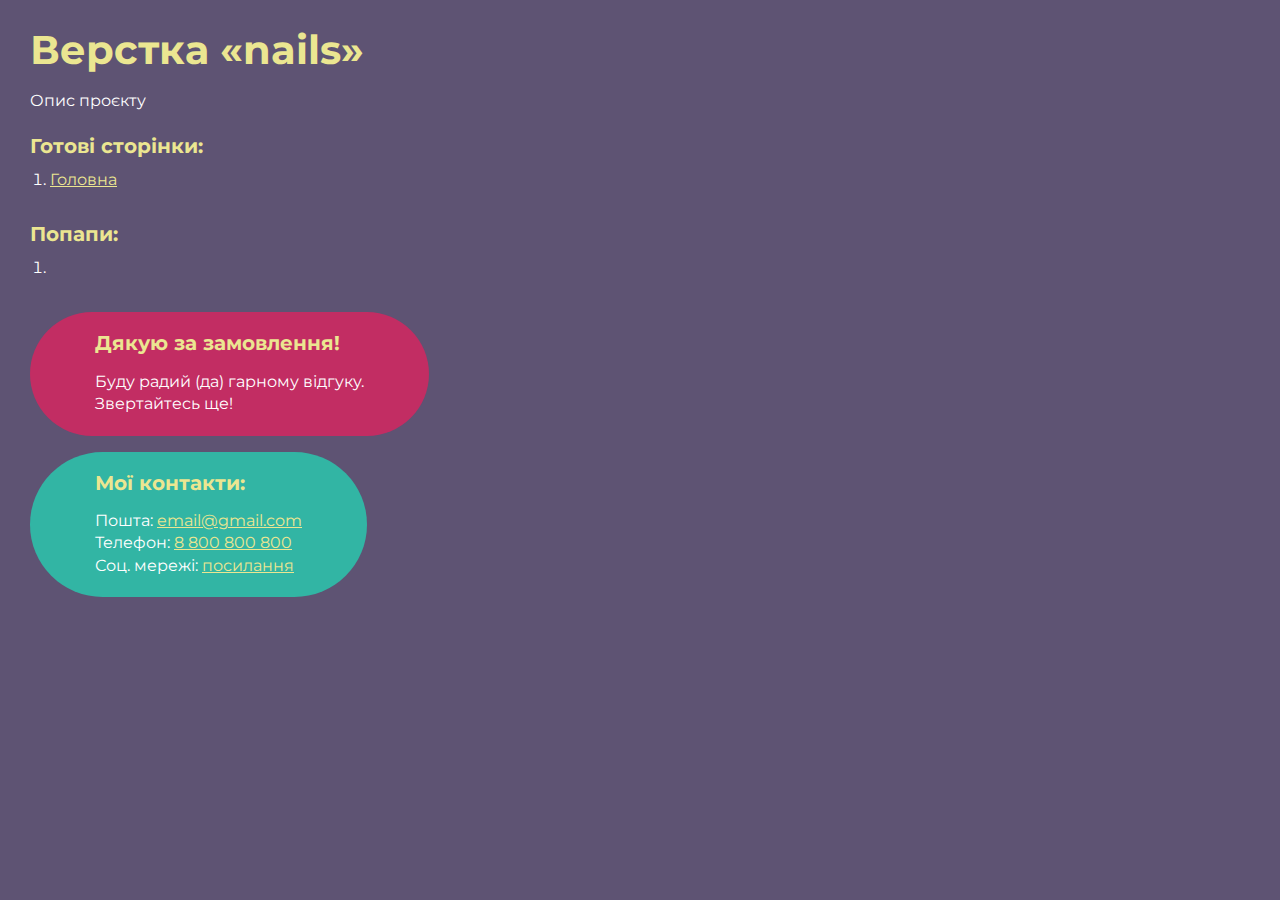
<file: index.html>
<!DOCTYPE html>
<html>

<head>
	<meta charset="UTF-8">
	<meta name="viewport" content="width=device-width, initial-scale=1.0">
	<title>Верстка «nails»</title>
</head>

<body>
	<div class="rootpage">
		<h1>Верстка «nails»</h1>
		<div class="rootpage__info">
			Опис проєкту
		</div>
		<h2>Готові сторінки:</h2>
		<ol class="rootpage__list">
			<li><a target="_blank" href="home.html">Головна</a></li>
		</ol>
		<h2>Попапи:</h2>
		<ol class="rootpage__list">
			<li><a target="_blank" href="home.html#"></a></li>
		</ol>
		<div class="rootpage__tnx">
			<h2>Дякую за замовлення!</h2>
			<p>Буду радий (да) гарному відгуку.</p>
			<p>Звертайтесь ще!</p>
		</div>
		<div class="rootpage__contacts">
			<h2>Мої контакти:</h2>
			<p>Пошта: <a href="mailto:email@gmail.com">email@gmail.com</a></p>
			<p>Телефон: <a href="tel:8800800800">8 800 800 800</a></p>
			<p>Соц. мережі: <a href="">посилання</a></p>
		</div>
	</div>
</body>
<style>
	@charset "UTF-8";
	@import url("https://fonts.googleapis.com/css?family=Montserrat:regular,700&display=swap");

	*,
	*::before,
	*::after {
		padding: 0px;
		margin: 0px;
		border: 0px;
		box-sizing: border-box;
	}

	html,
	body {
		height: 100%;
		margin: 0;
		padding: 0;
		min-width: 320px;
		width: 100%;
		color: #fff;
		background-color: #5e5373;
	}

	body {
		font-family: Montserrat;
		font-size: 100%;
		line-height: 1;
		font-size: 1rem;
	}

	a {
		text-decoration: underline;
		color: #ebe691
	}

	a:visited {
		text-decoration: underline;
		color: #aaa768;
	}

	a:hover {
		text-decoration: none;
	}

	ul li {
		list-style: none;
	}

	img {
		vertical-align: top;
	}

	.wrapper {
		width: 100%;
		min-height: 100%;
		overflow: hidden;
	}

	.rootpage {
		padding: 30px;
		display: flex;
		flex-direction: column;
		align-items: flex-start;
	}

	@media (max-width: 767px) {
		.rootpage {
			padding: 30px 15px;
		}
	}

	h1 {
		color: #ebe691;
		font-size: 2.5rem;
		margin: 0px 0px 1.25rem 0px;
	}

	@media (max-width: 767px) {
		h1 {
			font-size: 1.85rem;
			margin: 0px 0px 1.25rem 0px;
		}
	}

	h2 {
		color: #ebe691;
		font-size: 1.25rem;
		margin: 0px 0px 1rem 0px;
	}

	@media (max-width: 767px) {
		h2 {
			font-size: 1.125rem;
			margin: 0px 0px 1rem 0px;
		}
	}

	.rootpage__info {
		line-height: 140%;
		margin: 0px 0px 1.5rem 0px;
	}

	.rootpage__list {
		margin: 0px 0px 2.25rem 1.25rem;
	}

	.rootpage__list li:not(:last-child) {
		margin: 0px 0px 15px 0px;
	}

	.rootpage__contacts,
	.rootpage__tnx {
		border-radius: 200px;
		padding: 20px 65px;
		line-height: 140%;
	}

	@media (max-width: 767px) {

		.rootpage__contacts,
		.rootpage__tnx {
			border-radius: 40px;
			padding: 20px;
		}
	}

	.rootpage__contacts {
		background: #32b5a4;

	}

	.rootpage__contacts a {
		color: #ebe691;
	}

	.rootpage__tnx {
		background: #c22d63;
		margin: 0px 0px 1rem 0px;
	}
</style>

</html>
</file>
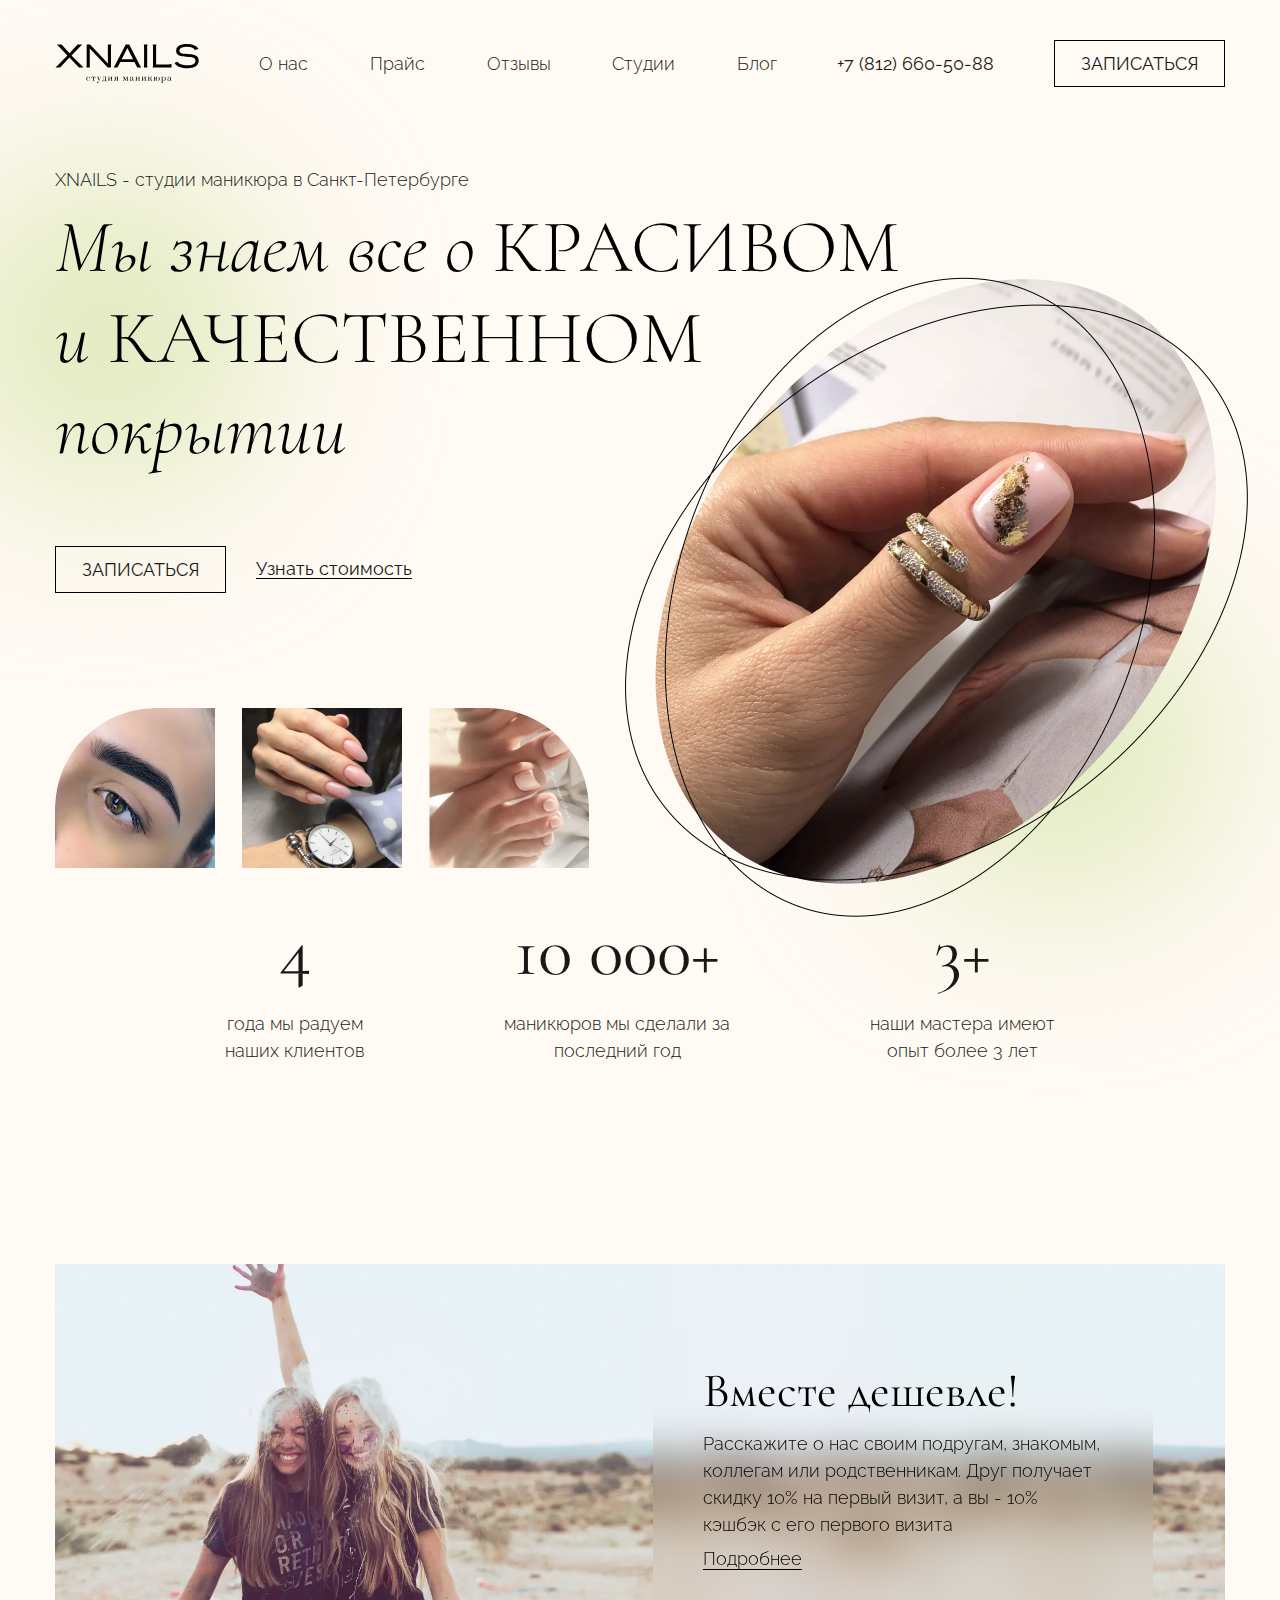
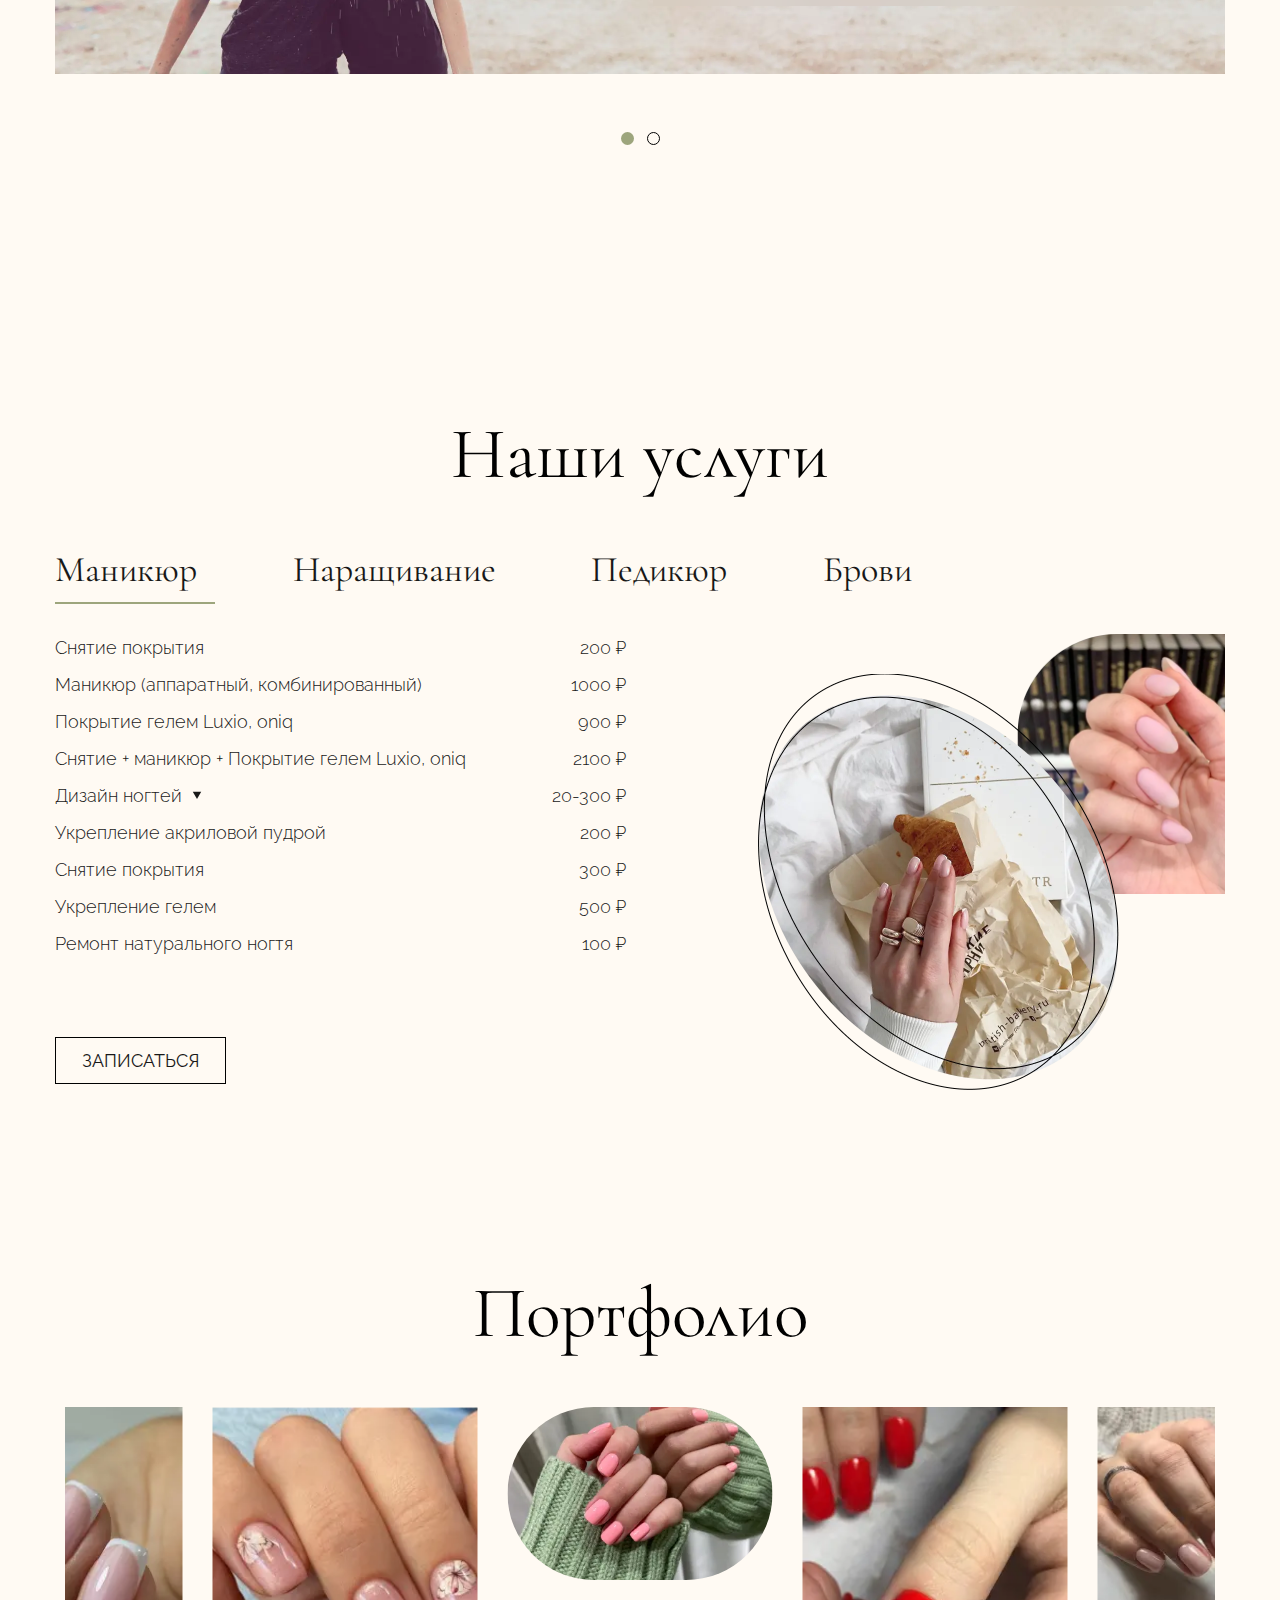
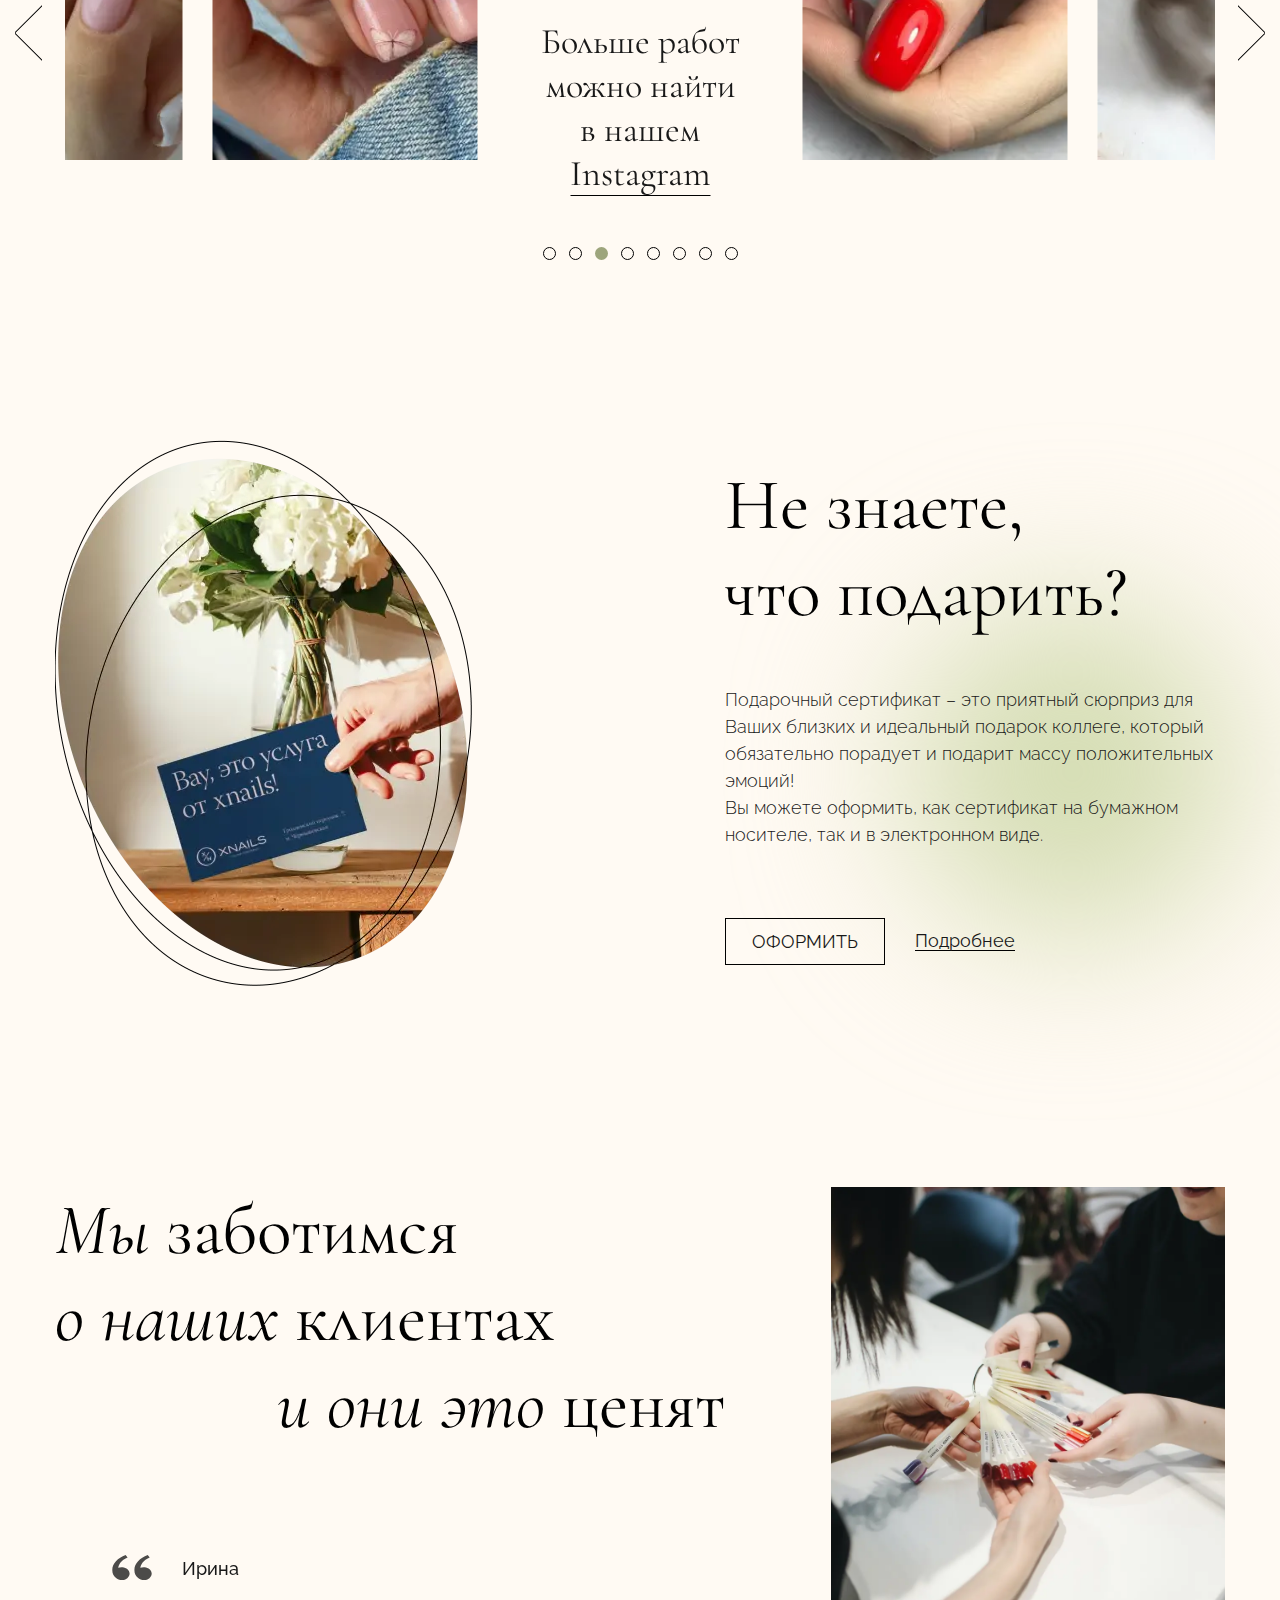
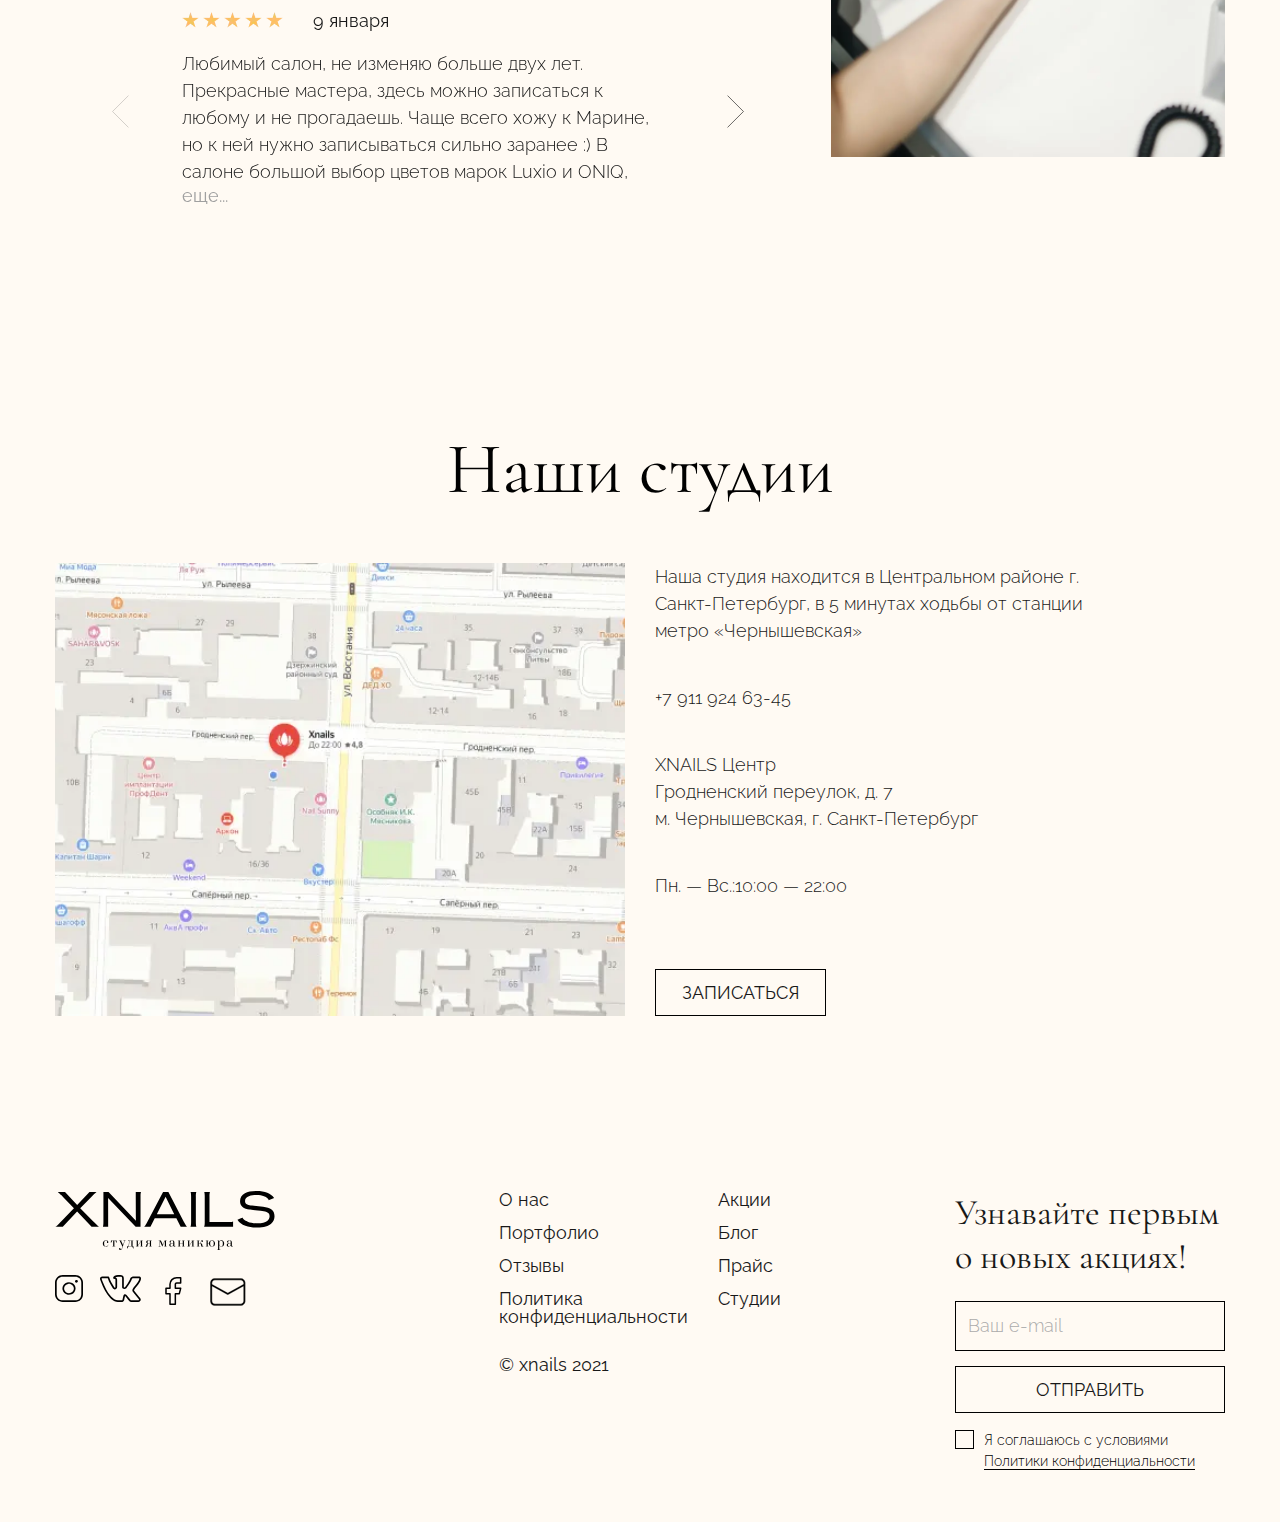
<file: home.html>
<!DOCTYPE html>
<html lang="ru">

<head>
	<title>Главная</title>
	<meta charset="UTF-8">
	<meta name="format-detection" content="telephone=no">
	<!-- <style>body{opacity: 0;}</style> -->
	<link rel="stylesheet" href="css/style.min.css?_v=20220918194626">
	<link rel="shortcut icon" href="favicon.ico">
	<!-- <meta name="robots" content="noindex, nofollow"> -->
	<meta name="viewport" content="width=device-width, initial-scale=1.0">
</head>

<body>
	<div class="wrapper">
		<header class="header">
			<div class="header__container">
				<button type="button" class="menu__icon icon-menu"><span></span></button>
				<a href="#" class="header__logotype">
					<img class="header__logo" src="img/header/logo.svg" alt="Логотип">
				</a>
				<div class="header__menu menu">
					<nav class="menu__body">
						<ul class="menu__list">
							<li class="menu__item"><a href="" class="menu__link">О нас</a></li>
							<li class="menu__item"><a href="" class="menu__link">Прайс</a></li>
							<li class="menu__item"><a href="" class="menu__link">Отзывы</a></li>
							<li class="menu__item"><a href="" class="menu__link">Студии</a></li>
							<li class="menu__item"><a href="" class="menu__link">Блог</a></li>
						</ul>

					</nav>
				</div>
				<div class="header__items-wrap">
					<a data-da=".menu__body, 767.98, 0" href="tel:78126605088" class="header__phone">+7 (812) 660-50-88</a>
					<a data-da=".menu__body, 424.98," href="#" class="header__button main-button">записаться</a>
				</div>
			</div>
		</header>
		<main class="page">
			<section class="page__main-page main-page">
				<div class="main-page__container">
					<div class="main-page__body">
						<div class="main-page__titles">
							<div class="main-page__subtitle">XNAILS - студии маникюра в Санкт-Петербурге</div>
							<h1 class="main-page__title">Мы знаем все о <span>красивом</span> <br> и <span>качественном</span>
								<br>
								покрытии
							</h1>
						</div>
						<div class="main-page__buttons">
							<a href="#" class="main-page__button main-button">записаться</a>
							<a href="#" class="main-page__link">Узнать стоимость</a>
						</div>
						<div class="main-page__images">
							<div class="main-page__image-wrap">
								<picture><source srcset="img/main-page/1.webp" type="image/webp"><img class="main-page__img main-page__img_border-right" src="img/main-page/1.png" alt=""></picture>
							</div>
							<div class="main-page__image-wrap">
								<picture><source srcset="img/main-page/2.webp" type="image/webp"><img class="main-page__img" src="img/main-page/2.png" alt=""></picture>
							</div>
							<div class="main-page__image-wrap">
								<picture><source srcset="img/main-page/3.webp" type="image/webp"><img class="main-page__img main-page__img_border-left" src="img/main-page/3.png" alt=""></picture>
							</div>
						</div>
						<picture><source srcset="img/main-page/big-img.webp" type="image/webp"><img class="main-page__main-image" src="img/main-page/big-img.png" alt="Рука с ногтем розового цвета"></picture>
					</div>
					<div class="main-page__bottom bottom-main-page">
						<div class="bottom-main-page__body">
							<div class="bottom-main-page__item">
								<h4 class="bottom-main-page__title">4</h4>
								<p class="bottom-main-page__text">года мы радуем <br> наших клиентов</p>
							</div>
							<div class="bottom-main-page__item">
								<h4 class="bottom-main-page__title">10 000+</h4>
								<p class="bottom-main-page__text">маникюров мы сделали за <br> последний год</p>
							</div>
							<div class="bottom-main-page__item">
								<h4 class="bottom-main-page__title">3+</h4>
								<p class="bottom-main-page__text">наши мастера имеют <br> опыт более 3 лет</p>
							</div>
						</div>
					</div>
				</div>
			</section>
			<div class="page__main-slider slider-main">
				<div class="slider-main__container">
					<div class="slider-main__slider swiper">
						<div class="slider-main__wrapper swiper-wrapper">
							<div class="slider-main__slide swiper-slide">
								<div class="slide-body">
									<picture><source srcset="img/slider/bg.webp" type="image/webp"><img class="slide-body__image" src="img/slider/bg.jpg" alt=""></picture>
									<div class="slide-body__content">
										<h3 class="slide-body__title">Вместе дешевле!</h3>
										<p class="slide-body__text">Расскажите о нас своим подругам, знакомым, коллегам или
											родственникам.
											Друг получает скидку 10% на первый визит, а вы - 10% кэшбэк с его первого визита
										</p>
										<a href="#" class="slide-body__link">Подробнее</a>
									</div>
								</div>
							</div>
							<div class="slider-main__slide swiper-slide">
								<div class="slide-body">
									<picture><source srcset="img/slider/bg2.webp" type="image/webp"><img class="slide-body__image" src="img/slider/bg2.jpg" alt=""></picture>
									<div class="slide-body__content slide-body__content_white">
										<h3 class="slide-body__title">Скидка 10% <br> на первый визит</h3>
										<a href="#" class="slide-body__link slide-body__link_white">Подробнее</a>
									</div>
								</div>
							</div>
						</div>
					</div>
					<div class="main-slider-swiper-pagination"></div>
				</div>
			</div>
			<section class="page__services services-page">
				<div class="services-page__container">
					<h2 class="services-page__title main-title main-title_center">Наши услуги</h2>
					<div class="services-page__body">
						<div data-tabs-animate data-tabs class="services-page-tabs">
							<nav data-tabs-titles class="services-page-tabs__navigation">
								<button type="button" class="services-page-tabs__title _tab-active">Маникюр</button>
								<button type="button" class="services-page-tabs__title">Наращивание</button>
								<button type="button" class="services-page-tabs__title">Педикюр</button>
								<button type="button" class="services-page-tabs__title">Брови</button>
							</nav>
							<div data-tabs-body class="services-page-tabs__content">
								<div class="services-page-tabs__body">
									<div class="services-page-tabs__wrap">
										<div class="services-page-tabs__items">
											<div class="tab-item">
												<div class="tab-item__text">Снятие покрытия</div>
												<div class="tab-item__price">200 ₽ </div>
											</div>
											<div class="tab-item">
												<div class="tab-item__text">Маникюр (аппаратный, комбинированный)</div>
												<div class="tab-item__price">1000 ₽</div>
											</div>
											<div class="tab-item">
												<div class="tab-item__text">Покрытие гелем Luxio, oniq</div>
												<div class="tab-item__price">900 ₽ </div>
											</div>
											<div class="tab-item">
												<div class="tab-item__text">Снятие + маникюр + Покрытие гелем Luxio, oniq </div>
												<div class="tab-item__price">2100 ₽ </div>
											</div>
											<div data-spollers class="tab-item tab-item-spollers">
												<div class="tab-item-spollers__item">
													<button type="button" data-spoller class="tab-item-spollers__title">Дизайн
														ногтей</button>
													<ul class="tab-item-spollers__body">
														<li class="tab-item-spollers__text">Матовое покрытие — 100 ₽</li>
														<li class="tab-item-spollers__text">Френч (1 ноготь) — 50 ₽</li>
														<li class="tab-item-spollers__text">Лунный (1 ноготь) — 20 ₽</li>
														<li class="tab-item-spollers__text">Втирка (1 ноготь) — 40 ₽</li>
														<li class="tab-item-spollers__text">Инкрустация стразами (1 шт.) — 50-300 ₽
														</li>
														<li class="tab-item-spollers__text">Дизайн простой — 50-100 ₽</li>
														<li class="tab-item-spollers__text">Дизайн сложный — 100-300 ₽</li>
														<li class="tab-item-spollers__text">Градиент — 50 ₽</li>
														<li class="tab-item-spollers__text">Мрамор — 50 ₽</li>
													</ul>
												</div>
												<div class="tab-item-spollers__price">20-300 ₽ </div>
											</div>
											<div class="tab-item">
												<div class="tab-item__text">Укрепление акриловой пудрой</div>
												<div class="tab-item__price">200 ₽ </div>
											</div>
											<div class="tab-item">
												<div class="tab-item__text">Снятие покрытия</div>
												<div class="tab-item__price">300 ₽ </div>
											</div>
											<div class="tab-item">
												<div class="tab-item__text">Укрепление гелем</div>
												<div class="tab-item__price">500 ₽ </div>
											</div>
											<div class="tab-item">
												<div class="tab-item__text">Ремонт натурального ногтя</div>
												<div class="tab-item__price">100 ₽ </div>
											</div>
											<a href="#" class="services-page-tabs__button main-button">записаться</a>
										</div>
										<div class="services-page-tabs__images">
											<div class="services-page-tabs__img-body services-page-tabs__img-body_small">
												<picture><source srcset="img/servises/2.webp" type="image/webp"><img class="services-page-tabs__img" src="img/servises/2.png" alt=""></picture>
											</div>
											<div class="services-page-tabs__img-body services-page-tabs__img-body_big">
												<picture><source srcset="img/servises/1.webp" type="image/webp"><img class="services-page-tabs__img" src="img/servises/1.png" alt=""></picture>
											</div>
										</div>
									</div>
								</div>
								<!-- Второй таб -->
								<div class="services-page-tabs__body">
									<div class="services-page-tabs__wrap">
										<div class="services-page-tabs__items">
											<div class="tab-item">
												<div class="tab-item__text">Снятие наращенных ногтей</div>
												<div class="tab-item__price">400 ₽ </div>
											</div>
											<div class="tab-item">
												<div class="tab-item__text">Ремонт ногтя гелем</div>
												<div class="tab-item__price">200 ₽ </div>
											</div>
											<div class="tab-item">
												<div class="tab-item__text">Наращивание + маникюр + покрытие</div>
												<div class="tab-item__price">3100 ₽ </div>
											</div>
											<div class="tab-item">
												<div class="tab-item__text">Коррекция + маникюр + покрытие</div>
												<div class="tab-item__price">2700 ₽ </div>
											</div>
											<div class="tab-item">
												<div class="tab-item__text">Донаращивание сломанного ногтя</div>
												<div class="tab-item__price">200 ₽ </div>
											</div>
											<a href="#" class="services-page-tabs__button main-button">записаться</a>
										</div>
										<div class="services-page-tabs__images">
											<div class="services-page-tabs__img-body services-page-tabs__img-body_small">
												<picture><source srcset="img/servises/22.webp" type="image/webp"><img class="services-page-tabs__img" src="img/servises/22.png" alt=""></picture>
											</div>
											<div class="services-page-tabs__img-body services-page-tabs__img-body_big">
												<picture><source srcset="img/servises/11.webp" type="image/webp"><img class="services-page-tabs__img" src="img/servises/11.png" alt=""></picture>
											</div>
										</div>
									</div>
								</div>
								<!-- Третий таб -->
								<div class="services-page-tabs__body">
									<div class="services-page-tabs__wrap">
										<div class="services-page-tabs__items">
											<div class="tab-item">
												<div class="tab-item__text">Снятие покрытия</div>
												<div class="tab-item__price">200 ₽ </div>
											</div>
											<div class="tab-item">
												<div class="tab-item__text">Педюкюр</div>
												<div class="tab-item__price">1400 ₽ </div>
											</div>
											<div class="tab-item">
												<div class="tab-item__text">Покрытие Luxio, ONIQ</div>
												<div class="tab-item__price">900 ₽ </div>
											</div>
											<div class="tab-item">
												<div class="tab-item__text">Снятие + педикюр + покрытие</div>
												<div class="tab-item__price">2700 ₽ </div>
											</div>
											<a href="#" class="services-page-tabs__button main-button">записаться</a>
										</div>
										<div class="services-page-tabs__images">
											<div class="services-page-tabs__img-body services-page-tabs__img-body_small">
												<picture><source srcset="img/servises/222.webp" type="image/webp"><img class="services-page-tabs__img" src="img/servises/222.png" alt=""></picture>
											</div>
											<div class="services-page-tabs__img-body services-page-tabs__img-body_big">
												<picture><source srcset="img/servises/111.webp" type="image/webp"><img class="services-page-tabs__img" src="img/servises/111.png" alt=""></picture>
											</div>
										</div>
									</div>
								</div>
								<!--Четвертый таб -->
								<div class="services-page-tabs__body">
									<div class="services-page-tabs__wrap">
										<div class="services-page-tabs__items">
											<div class="tab-item">
												<div class="tab-item__text">Коррекция бровей</div>
												<div class="tab-item__price">900 ₽ </div>
											</div>
											<div class="tab-item">
												<div class="tab-item__text">Окрашивание бровей краской</div>
												<div class="tab-item__price">200 ₽ </div>
											</div>
											<div class="tab-item">
												<div class="tab-item__text">Окрашивание бровей хной</div>
												<div class="tab-item__price">900 ₽ </div>
											</div>
											<div class="tab-item">
												<div class="tab-item__text">Моделирование + коррекция + окрашивание</div>
												<div class="tab-item__price">1500 ₽ </div>
											</div>
											<div class="tab-item">
												<div class="tab-item__text">Ламинирование + кореекция</div>
												<div class="tab-item__price">2000 ₽ </div>
											</div>
											<div class="tab-item">
												<div class="tab-item__text">Ламинирование + коррекция + окрашивание</div>
												<div class="tab-item__price">2300 ₽ </div>
											</div>
											<a href="#" class="services-page-tabs__button main-button">записаться</a>
										</div>
										<div class="services-page-tabs__images">
											<div class="services-page-tabs__img-body services-page-tabs__img-body_small">
												<picture><source srcset="img/servises/2222.webp" type="image/webp"><img class="services-page-tabs__img" src="img/servises/2222.png" alt=""></picture>
											</div>
											<div class="services-page-tabs__img-body services-page-tabs__img-body_big">
												<picture><source srcset="img/servises/1111.webp" type="image/webp"><img class="services-page-tabs__img" src="img/servises/1111.png" alt=""></picture>
											</div>
										</div>
									</div>
								</div>
							</div>
						</div>
					</div>
				</div>
			</section>
			<section class="page__portfolio portfolio">
				<div class="portfolio__container">
					<h2 class="portfolio__title main-title main-title_center">Портфолио</h2>
					<div class="portfolio__content">
						<div class="portfolio__slider swiper">
							<div class="portfolio__wrapper-slider swiper-wrapper">
								<div class="portfolio__slide-slider swiper-slide">
									<div class="portfolio-slide-body">
										<div class="portfolio-slide-body__image">
											<picture><source srcset="img/portfolio/1.webp" type="image/webp"><img class="portfolio-slide-body__img" src="img/portfolio/1.jpg" alt=""></picture>
										</div>
										<div class="portfolio-slide-body__link-wrap">
											<a href="" class="portfolio-slide-body__link">
												Больше работ можно найти <br> в нашем <span>Instagram</span>
											</a>
										</div>
									</div>
								</div>
								<div data-hash="slide2" class="portfolio__slide-slider swiper-slide">
									<div class="portfolio-slide-body">
										<div class="portfolio-slide-body__image">
											<picture><source srcset="img/portfolio/2.webp" type="image/webp"><img class="portfolio-slide-body__img" src="img/portfolio/2.jpg" alt=""></picture>
										</div>
										<div class="portfolio-slide-body__link-wrap">
											<a href="" class="portfolio-slide-body__link">
												Больше работ можно найти <br> в нашем <span>Instagram</span>
											</a>
										</div>
									</div>
								</div>
								<div class="portfolio__slide-slider swiper-slide">
									<div class="portfolio-slide-body">
										<div class="portfolio-slide-body__image">
											<picture><source srcset="img/portfolio/3.webp" type="image/webp"><img class="portfolio-slide-body__img" src="img/portfolio/3.jpg" alt=""></picture>
										</div>
										<div class="portfolio-slide-body__link-wrap">
											<a href="" class="portfolio-slide-body__link">
												Больше работ можно найти <br> в нашем <span>Instagram</span>
											</a>
										</div>
									</div>
								</div>
								<div class="portfolio__slide-slider swiper-slide">
									<div class="portfolio-slide-body">
										<div class="portfolio-slide-body__image">
											<picture><source srcset="img/portfolio/4.webp" type="image/webp"><img class="portfolio-slide-body__img" src="img/portfolio/4.jpg" alt=""></picture>
										</div>
										<div class="portfolio-slide-body__link-wrap">
											<a href="" class="portfolio-slide-body__link">
												Больше работ можно найти <br> в нашем <span>Instagram</span>
											</a>
										</div>
									</div>
								</div>
								<div class="portfolio__slide-slider swiper-slide">
									<div class="portfolio-slide-body">
										<div class="portfolio-slide-body__image">
											<picture><source srcset="img/portfolio/5.webp" type="image/webp"><img class="portfolio-slide-body__img" src="img/portfolio/5.jpg" alt=""></picture>
										</div>
										<div class="portfolio-slide-body__link-wrap">
											<a href="" class="portfolio-slide-body__link">
												Больше работ можно найти <br> в нашем <span>Instagram</span>
											</a>
										</div>
									</div>
								</div>
								<div class="portfolio__slide-slider swiper-slide">
									<div class="portfolio-slide-body">
										<div class="portfolio-slide-body__image">
											<picture><source srcset="img/portfolio/6.webp" type="image/webp"><img class="portfolio-slide-body__img" src="img/portfolio/6.jpg" alt=""></picture>
										</div>
										<div class="portfolio-slide-body__link-wrap">
											<a href="" class="portfolio-slide-body__link">
												Больше работ можно найти <br> в нашем <span>Instagram</span>
											</a>
										</div>
									</div>
								</div>
								<div class="portfolio__slide-slider swiper-slide">
									<div class="portfolio-slide-body">
										<div class="portfolio-slide-body__image">
											<picture><source srcset="img/portfolio/7.webp" type="image/webp"><img class="portfolio-slide-body__img" src="img/portfolio/7.jpg" alt=""></picture>
										</div>
										<div class="portfolio-slide-body__link-wrap">
											<a href="" class="portfolio-slide-body__link">
												Больше работ можно найти <br> в нашем <span>Instagram</span>
											</a>
										</div>
									</div>
								</div>
								<div class="portfolio__slide-slider swiper-slide">
									<div class="portfolio-slide-body">
										<div class="portfolio-slide-body__image">
											<picture><source srcset="img/portfolio/8.webp" type="image/webp"><img class="portfolio-slide-body__img" src="img/portfolio/8.jpg" alt=""></picture>
										</div>
										<div class="portfolio-slide-body__link-wrap">
											<a href="" class="portfolio-slide-body__link">
												Больше работ можно найти <br> в нашем <span>Instagram</span>
											</a>
										</div>
									</div>
								</div>
							</div>
						</div>
						<button type="button" class="portfolio-swiper-button-prev"></button>
						<button type="button" class="portfolio-swiper-button-next"></button>
						<div class="portfolio-swiper-pagination"></div>
					</div>
				</div>
			</section>
			<section class="page__gift gift">
				<div class="gift__container">
					<div class="gift__image">
						<picture><source srcset="img/sert.webp" type="image/webp"><img class="gift__img" src="img/sert.png" alt="Картинка с сертификатом"></picture>
					</div>
					<div class="gift__body">
						<h2 class="gift__title main-title">Не знаете, <br>
							что подарить?</h2>
						<div class="gift__text">Подарочный сертификат – это приятный сюрприз для Ваших близких и идеальный
							подарок коллеге, который обязательно порадует и подарит массу положительных эмоций! <br> Вы можете
							оформить, как сертификат на бумажном носителе, так и в электронном виде.</div>
						<div class="gift__bottom">
							<button class="gift__button main-button">оформить</button>
							<a href="#" class="gift__link main-link">Подробнее</a>
						</div>
					</div>
				</div>
			</section>
			<section class="page__reviews reviews">
				<div class="reviews__container">
					<div class="reviews__content">
						<div class="reviews__body">
							<h2 class="reviews__title main-title">Мы <span class="main-title__black">заботимся</span> <br> о
								наших
								<span class="main-title__black">клиентах</span> <br>
								<span class="main-title__span-padding">и они это <span class="main-title__black">ценят</span>
								</span>
							</h2>
							<div data-da=".reviews__container, 619.98" class="reviews__slider swiper">
								<div class="reviews__wrapper-slider swiper-wrapper">
									<div class="reviews__slide-slider swiper-slide">
										<div class="slide-body-reviews">
											<div class="slide-body-reviews__top">
												<div class="slide-body-reviews__persone">Ирина</div>
												<div class="slide-body-reviews__rating rating-slide">
													<picture><source srcset="img/icons/stars.webp" type="image/webp"><img class="rating-slide__img" src="img/icons/stars.png" alt="Звездный рейтинг"></picture>
													<div class="rating-slide__date">9 января</div>
												</div>
											</div>
											<div data-showmore class="slide-body-reviews__wrap-text">
												<p data-showmore-content="135" class="slide-body-reviews__text">Любимый салон, не
													изменяю
													больше двух лет.
													Прекрасные
													мастера,
													здесь можно записаться к любому и не прогадаешь. Чаще всего хожу к Марине, но к
													ней
													нужно записываться сильно заранее :) В салоне большой выбор цветов марок Luxio и
													ONIQ,
													качественное
													покрытие — носится без сколов до снятия, при тебе проводится стерилизация
													инструментов,
													доброжелательное обслуживание, бесплатное снятие своего покрытия, вкусный кофе,
													отличное расположение. Единственный минус, много желающих и сложно попасть близко
													к
													дате. Но можно попасть на окошко через инстаграм. Спасибо создателям и мастерам
													за
													такое душевное, атмосферное, уютное место. На Петроградской тоже замечательный
													филиал,
													кстати, но центральный успел стать родным.
												</p>
												<button hidden data-showmore-button type="button" class="slide-body-reviews__more">
													<span> еще...</span>
												</button>
											</div>
										</div>
									</div>
									<div class="reviews__slide-slider swiper-slide">
										<div class="slide-body-reviews">
											<div class="slide-body-reviews__top">
												<div class="slide-body-reviews__persone">Ольга Григорьева</div>
												<div class="slide-body-reviews__rating rating-slide">
													<picture><source srcset="img/icons/stars.webp" type="image/webp"><img class="rating-slide__img" src="img/icons/stars.png" alt="Звездный рейтинг"></picture>
													<div class="rating-slide__date">6 мая</div>
												</div>
											</div>
											<div data-showmore class="slide-body-reviews__wrap-text">
												<p data-showmore-content="140" class="slide-body-reviews__text">Моя любимая студия!
													Удобное месторасположение, в 5
													минутах от метро Чернышевская. Приятная атмосфера, все девочки очень
													профессиональные
													мастера своего дела! Очень приветливый администратор, хорошие фильмы и вкусный
													кофе!
												</p>
												<button hidden data-showmore-button type="button" class="slide-body-reviews__more">
													<span> еще...</span>
												</button>
											</div>
										</div>
									</div>
								</div>
								<button type="button" class="reviews-slider-prev"></button>
								<button type="button" class="reviews-slider-next"></button>
							</div>
						</div>
						<div class="reviews__image">
							<picture><source srcset="img/reviews/1.webp" type="image/webp"><img class="reviews__img" src="img/reviews/1.jpg" alt="девушки выбирают палитру ногтей"></picture>
						</div>
					</div>
				</div>
			</section>
			<section class="page__studios studios">
				<div class="studios__container">
					<h2 class="studios__title main-title main-title_center">Наши студии</h2>
					<div class="studios__body">
						<div class="studios__image">
							<picture><source srcset="img/studios/map.webp" type="image/webp"><img class="studios__img" src="img/studios/map.jpg" alt="Карта"></picture>
						</div>
						<div class="studios__content">
							<div class="studios__text">Наша студия находится в Центральном районе г. Санкт-Петербург, в 5
								минутах ходьбы от станции метро «Чернышевская»</div>
							<a href="tel:78234823442" class="studios__phone">+7 911 924 63-45</a>
							<div class="studios__adress">XNAILS Центр <br>
								Гродненский переулок, д. 7 <br>
								м. Чернышевская, г. Санкт-Петербург</div>
							<div class="studios__opening-hours">Пн. — Вс.:10:00 — 22:00</div>
							<button class="studios__button main-button">записаться</button>
						</div>
					</div>
				</div>
			</section>
		</main>
		<footer class="footer">
			<div class="footer__container">
				<div class="footer__column">
					<a href="#" class="footer__logotype">
						<img class="footer__logo" src="img/header/logo.svg" alt="Логотип">
					</a>
					<div class="footer__socials socials">
						<a class="socials__link" href="">
							<img class="socials__item" src="img/icons/inst.svg" alt="">
						</a>
						<a class="socials__link" href="">
							<img class="socials__item" src="img/icons/vk.svg" alt="">
						</a>
						<a class="socials__link" href="">
							<img class="socials__item" src="img/icons/face.svg" alt="">
						</a>
						<a class="socials__link" href="">
							<img class="socials__item" src="img/icons/mail.svg" alt="">
						</a>
					</div>
				</div>
				<div class="footer__column footer__column_center">
					<nav class="footer__menu menu-footer">
						<ul class="menu-footer__list">
							<li class="menu-footer__item">
								<a href="#" class="menu-footer__link">О нас</a>
							</li>
							<li class="menu-footer__item">
								<a href="#" class="menu-footer__link">Портфолио</a>
							</li>
							<li class="menu-footer__item">
								<a href="#" class="menu-footer__link">Отзывы</a>
							</li>
							<li class="menu-footer__item">
								<a href="#" class="menu-footer__link">Политика конфиденциальности</a>
							</li>
						</ul>
						<ul class="menu-footer__list">
							<li class="menu-footer__item">
								<a href="#" class="menu-footer__link">Акции</a>
							</li>
							<li class="menu-footer__item">
								<a href="#" class="menu-footer__link">Блог</a>
							</li>
							<li class="menu-footer__item">
								<a href="#" class="menu-footer__link">Прайс</a>
							</li>
							<li class="menu-footer__item">
								<a href="#" class="menu-footer__link">Студии</a>
							</li>
						</ul>
					</nav>
					<div class="footer__copyright">© xnails 2021</div>
				</div>
				<div class="footer__column">
					<form class="footer__form form-footer" action="#">
						<h4 class="form-footer__title">Узнавайте первым о новых акциях!</h4>
						<input autocomplete="off" type="text" name="form[]" data-error="Ошибка" placeholder="Ваш e-mail" class="form-footer__input">
						<button type="submit" class="form-footer__button main-button">Отправить</button>
						<div class="form-footer__checkbox checkbox">
							<input id="c_1" data-error="Ошибка" class="checkbox__input" type="checkbox" value="1" name="form[]">
							<label for="c_1" class="checkbox__label"><span class="checkbox__text">Я соглашаюсь с условиями <br>
									<span>Политики конфиденциальности</span></span></label>
						</div>
					</form>
				</div>
			</div>
		</footer>
	</div>
	<!-- <div id="popup" aria-hidden="true" class="popup">
	<div class="popup__wrapper">
		<div class="popup__content">
			<button data-close type="button" class="popup__close">Закрыть</button>
			<div class="popup__text">
				Text
			</div>
		</div>
	</div>
</div> -->
	<script src="js/app.min.js?_v=20220918194626"></script>
</body>

</html>
</file>
<file: css/style.min.css>
@charset "UTF-8";@import url(https://fonts.googleapis.com/css?family=Cormorant+SC:300,400&display=swap);@import url(https://fonts.googleapis.com/css?family=Raleway:300,400,500&display=swap);@import url(https://fonts.googleapis.com/css?family=Cormorant+Garamond:300italic,400&display=swap);*{padding:0;margin:0;border:0}*,:after,:before{-webkit-box-sizing:border-box;box-sizing:border-box}body,html{height:100%;min-width:320px}body{color:#181818;line-height:1;font-family:Raleway;font-size:1.125rem;-ms-text-size-adjust:100%;-moz-text-size-adjust:100%;-webkit-text-size-adjust:100%;-webkit-font-smoothing:antialiased;-moz-osx-font-smoothing:grayscale}button,input,textarea{font-family:Raleway;font-size:inherit}button{cursor:pointer;color:inherit;background-color:inherit}a{color:inherit}a:link,a:visited{text-decoration:none}a:hover{text-decoration:none}ul li{list-style:none}img{vertical-align:top}h1,h2,h3,h4,h5,h6{font-weight:inherit;font-size:inherit}body{background:#fffaf3}.lock body{overflow:hidden;-ms-touch-action:none;touch-action:none;-ms-scroll-chaining:none;overscroll-behavior:none}.wrapper{min-height:100%;display:-webkit-box;display:-ms-flexbox;display:flex;-webkit-box-orient:vertical;-webkit-box-direction:normal;-ms-flex-direction:column;flex-direction:column;overflow:hidden}.wrapper>main{-webkit-box-flex:1;-ms-flex:1 1 auto;flex:1 1 auto}.wrapper>*{min-width:0}[class*=__container]{max-width:73.125rem;-webkit-box-sizing:content-box;box-sizing:content-box;margin:0 auto;padding:0 .9375rem}.checkbox{position:relative}.checkbox:not(:last-child){margin-bottom:.3125em}.checkbox__input{position:absolute;width:0;height:0;opacity:0}.checkbox__input:checked+.checkbox__label:before{background:url(../img/icons/check.svg) 50%}.checkbox__label{cursor:pointer;display:-webkit-inline-box;display:-ms-inline-flexbox;display:inline-flex;-webkit-box-align:center;-ms-flex-align:center;align-items:center;position:relative;gap:10px}.checkbox__label:before{content:"";-ms-flex-item-align:start;align-self:flex-start;-webkit-box-flex:0;-ms-flex:0 0 19px;flex:0 0 19px;width:19px;height:19px;border:1px solid #000}.tabs__navigation{display:-webkit-box;display:-ms-flexbox;display:flex}.tabs__title{border:1px solid #eee;padding:.625rem .9375rem;border-radius:.3125rem}.tabs__title._tab-active{border:1px solid #000}.tabs__content{border:1px solid #eee;padding:.625rem .9375rem}[class*=-ibg]{position:relative}[class*=-ibg] img{position:absolute;width:100%;height:100%;top:0;left:0;-o-object-fit:cover;object-fit:cover}[class*=-ibg_contain] img{-o-object-fit:contain;object-fit:contain}.main-button{display:inline-block;line-height:1.1666666667;text-transform:uppercase;padding:.75rem 1.625rem;border:1px solid #000;text-align:center;-webkit-transition:background-color .3s ease 0s;-o-transition:background-color .3s ease 0s;transition:background-color .3s ease 0s}.main-title{font-family:"Cormorant Garamond";font-weight:400;color:#000}.main-title_center{text-align:center}.main-title__black{font-style:normal}.main-title__span-padding{padding-left:13.875rem}.main-link{border-bottom:1px solid #000;border-bottom:1px solid #000}.header{z-index:50;position:absolute;width:100%;top:0;left:0}.header__container{display:-webkit-box;display:-ms-flexbox;display:flex;-webkit-box-align:center;-ms-flex-align:center;align-items:center;padding-top:2.5rem;padding-bottom:2.5rem}.header__logo{z-index:2;position:relative}.header__items-wrap{display:-webkit-box;display:-ms-flexbox;display:flex;-webkit-box-align:center;-ms-flex-align:center;align-items:center}.header__phone{white-space:nowrap}.menu{-webkit-box-flex:1;-ms-flex:1 1 auto;flex:1 1 auto}.menu__list{display:-webkit-box;display:-ms-flexbox;display:flex}.menu__link{font-weight:300;line-height:150%;-webkit-transition:color .3s ease 0s;-o-transition:color .3s ease 0s;transition:color .3s ease 0s}.icon-menu{display:none}.footer__container{display:-webkit-box;display:-ms-flexbox;display:flex;-webkit-box-pack:justify;-ms-flex-pack:justify;justify-content:space-between;-ms-flex-wrap:wrap;flex-wrap:wrap;gap:.9375rem}.footer__column_center{-webkit-box-flex:0;-ms-flex:0 0 380px;flex:0 0 380px}.footer__logotype{width:13.75rem;display:inline-block}.footer__logotype:not(:last-child){margin-bottom:1.5625rem}.footer__logo{width:100%}.socials{display:-webkit-box;display:-ms-flexbox;display:flex;-webkit-column-gap:1.0625rem;-moz-column-gap:1.0625rem;column-gap:1.0625rem}.menu-footer{display:-webkit-box;display:-ms-flexbox;display:flex;-webkit-column-gap:1.875rem;-moz-column-gap:1.875rem;column-gap:1.875rem;-webkit-box-pack:center;-ms-flex-pack:center;justify-content:center}.menu-footer:not(:last-child){margin-bottom:1.875rem}.menu-footer__list{display:-webkit-box;display:-ms-flexbox;display:flex;-webkit-box-orient:vertical;-webkit-box-direction:normal;-ms-flex-direction:column;flex-direction:column;row-gap:.9375rem}.form-footer__title{font-weight:400;font-size:36px;line-height:44px;font-family:"Cormorant Garamond"}.form-footer__title:not(:last-child){margin-bottom:1.375rem}.form-footer__input{width:100%;height:50px;border:1px solid #000;padding:.75rem;outline:0;background:inherit}.form-footer__input::-webkit-input-placeholder{font-weight:300;font-size:18px;line-height:150%;color:#ababab}.form-footer__input::-moz-placeholder{font-weight:300;font-size:18px;line-height:150%;color:#ababab}.form-footer__input:-ms-input-placeholder{font-weight:300;font-size:18px;line-height:150%;color:#ababab}.form-footer__input::-ms-input-placeholder{font-weight:300;font-size:18px;line-height:150%;color:#ababab}.form-footer__input::placeholder{font-weight:300;font-size:18px;line-height:150%;color:#ababab}.form-footer__input:not(:last-child){margin-bottom:.9375rem}.form-footer__button{width:100%}.form-footer__button:not(:last-child){margin-bottom:1.0625rem}.checkbox__text{font-weight:300;font-size:14px;line-height:150%;color:#000}.checkbox__text span{border-bottom:1px solid #000}.main-page__body{display:-webkit-box;display:-ms-flexbox;display:flex;-webkit-box-orient:vertical;-webkit-box-direction:normal;-ms-flex-direction:column;flex-direction:column;position:relative}.main-page__body::before{content:"";position:absolute;background:#e3ebc1;-webkit-filter:blur(80px);filter:blur(80px);top:0;left:-10%;border-radius:50%;z-index:0}.main-page__body::after{content:"";position:absolute;background:#e3ebc1;-webkit-filter:blur(80px);filter:blur(80px);bottom:0;right:0;border-radius:50%;z-index:0}.main-page__titles{z-index:2;position:relative}.main-page__titles:not(:last-child){margin-bottom:4.375rem}.main-page__subtitle{font-weight:300;line-height:150%}.main-page__subtitle:not(:last-child){margin-bottom:.625rem}.main-page__title{font-family:"Cormorant Garamond";font-style:italic;font-weight:300;line-height:1.2125;color:#000}.main-page__title span{font-style:normal;text-transform:uppercase}.main-page__buttons{z-index:2;position:relative;-webkit-box-align:center;-ms-flex-align:center;align-items:center;display:-webkit-box;display:-ms-flexbox;display:flex}.main-page__buttons:not(:last-child){margin-bottom:7.1875rem}.main-page__link{border-bottom:1px solid #000}.main-page__images{z-index:2;position:relative;display:-webkit-box;display:-ms-flexbox;display:flex}.main-page__images:not(:last-child){margin-bottom:2.5rem}.main-page__image-wrap{position:relative;padding-bottom:29.91%;max-width:10rem;-webkit-box-flex:1;-ms-flex:1 1 10rem;flex:1 1 10rem}.main-page__img{width:100%;height:100%;position:absolute;-o-object-fit:cover;object-fit:cover}.main-page__img_border-right{border-radius:63% 0 0 0}.main-page__img_border-left{border-radius:0 63% 0 0}.main-page__main-image{z-index:1;position:absolute;right:-2%;top:15%}.bottom-main-page{z-index:2;position:relative}.bottom-main-page__body{max-width:51.875rem;margin:0 auto;display:-webkit-box;display:-ms-flexbox;display:flex;-webkit-box-pack:justify;-ms-flex-pack:justify;justify-content:space-between;gap:.9375rem}.bottom-main-page__item{text-align:center}.bottom-main-page__title{font-family:"Cormorant Garamond";line-height:1.2083333333}.bottom-main-page__title:not(:last-child){margin-bottom:.9375rem}.bottom-main-page__text{font-weight:300;line-height:150%}.slider-main__slide{position:relative;padding-top:4.25rem;padding-bottom:4.25rem;padding-right:4.5rem;display:-webkit-box;display:-ms-flexbox;display:flex;-webkit-box-pack:end;-ms-flex-pack:end;justify-content:flex-end}.slide-body__image{width:100%;-o-object-fit:cover;object-fit:cover;-o-object-position:10%;object-position:10%;min-height:15rem}.slide-body__content{color:#000;max-width:31.25rem;padding-top:1.875rem;padding-bottom:2.25rem;padding-right:3.125rem;padding-left:3.125rem;background:rgba(255,255,255,.01);-webkit-backdrop-filter:blur(20px);backdrop-filter:blur(20px);z-index:2;position:relative}.slide-body__title{font-family:"Cormorant Garamond";font-size:3rem;line-height:3.625rem}.slide-body__title:not(:last-child){margin-bottom:.625rem}.slide-body__text{font-weight:300;line-height:150%}.slide-body__text:not(:last-child){margin-bottom:.625rem}.slide-body__link{font-weight:300;line-height:1.3125rem;border-bottom:1px solid #000}.main-slider-swiper-pagination{width:100%;display:-webkit-box;display:-ms-flexbox;display:flex;-webkit-box-align:center;-ms-flex-align:center;align-items:center;-webkit-box-pack:center;-ms-flex-pack:center;justify-content:center}.swiper-pagination-bullet{width:.8125rem;height:.8125rem;border:.5px solid #000;border-radius:50%;-webkit-transition:border .5s ease 0s,background-color .5s ease 0s;-o-transition:border .5s ease 0s,background-color .5s ease 0s;transition:border .5s ease 0s,background-color .5s ease 0s;cursor:pointer}.swiper-pagination-bullet:not(:last-child){margin-right:.8125rem}.swiper-pagination-bullet-active{background-color:#9da57c;border:.5px solid transparent}.services-page__title:not(:last-child){margin-bottom:3.125rem}.services-page-tabs__navigation{max-width:54.6875rem;display:-webkit-box;display:-ms-flexbox;display:flex;-webkit-box-pack:justify;-ms-flex-pack:justify;justify-content:space-between;-webkit-column-gap:.6875rem;-moz-column-gap:.6875rem;column-gap:.6875rem}.services-page-tabs__title{font-family:"Cormorant Garamond";font-weight:400;padding-bottom:.625rem;-webkit-transition:border-bottom .3s ease 0s;-o-transition:border-bottom .3s ease 0s;transition:border-bottom .3s ease 0s;border-bottom:2px solid rgba(157,165,124,0)}.services-page-tabs__items{-webkit-box-flex:0;-ms-flex:0 1 35.6875rem;flex:0 1 35.6875rem}.services-page-tabs__images{max-width:29.1875rem;-webkit-box-flex:0;-ms-flex:0 0 40%;flex:0 0 40%;position:relative;padding-top:2.5rem;-ms-flex-item-align:start;align-self:flex-start}.services-page-tabs__img-body_big{max-width:22.625rem;z-index:2;position:relative}.services-page-tabs__img-body_small{max-width:13rem;position:absolute;top:0;right:0}.services-page-tabs__img{width:100%;-o-object-fit:contain;object-fit:contain}._tab-active{border-bottom:2px solid #9da57c}.tab-item{font-weight:300;line-height:150%;display:-webkit-box;display:-ms-flexbox;display:flex;-webkit-column-gap:1.25rem;-moz-column-gap:1.25rem;column-gap:1.25rem;-webkit-box-pack:justify;-ms-flex-pack:justify;justify-content:space-between}.tab-item:not(:last-child){margin-bottom:.625rem}.tab-item__price{white-space:nowrap}.tab-item-spollers__title{text-align:left;font-weight:300;line-height:150%;position:relative;display:-webkit-box;display:-ms-flexbox;display:flex;-webkit-box-align:center;-ms-flex-align:center;align-items:center;-webkit-column-gap:.625rem;-moz-column-gap:.625rem;column-gap:.625rem}.tab-item-spollers__title::after{content:"";background:url(../img/icons/arrow-spoller.svg) 50%/contain no-repeat;width:.625rem;height:.625rem;-webkit-transition:-webkit-transform .3s ease 0s;transition:-webkit-transform .3s ease 0s;-o-transition:transform .3s ease 0s;transition:transform .3s ease 0s;transition:transform .3s ease 0s,-webkit-transform .3s ease 0s}.tab-item-spollers ._spoller-active::after{-webkit-transform:rotate(30deg);-ms-transform:rotate(30deg);transform:rotate(30deg)}.tab-item-spollers__body{padding-top:.625rem;padding-bottom:1.25rem}.tab-item-spollers__price{white-space:nowrap}.portfolio__container{max-width:79.375rem}.portfolio__title:not(:last-child){margin-bottom:3.125rem}.portfolio__content{padding:0 3.125rem;position:relative}.portfolio-slide-body__image{position:relative;padding-bottom:133.3333333333%;-webkit-transition:padding-bottom .3s ease 0s,border-radius .3s ease 0s;-o-transition:padding-bottom .3s ease 0s,border-radius .3s ease 0s;transition:padding-bottom .3s ease 0s,border-radius .3s ease 0s}.portfolio-slide-body__img{position:absolute;width:100%;height:100%;-o-object-fit:cover;object-fit:cover;-o-object-position:center;object-position:center}.portfolio-slide-body__link-wrap{overflow:hidden;height:0;text-align:center}.swiper-slide-active .portfolio-slide-body__link-wrap{overflow:visible;height:auto}.portfolio-slide-body__link-wrap span{border-bottom:1px solid #000}.portfolio-slide-body__link{font-family:"Cormorant Garamond"}.portfolio-swiper-button-prev{position:absolute;width:1.6875rem;height:3.5625rem;background:url(../img/icons/arrow-slider.svg) 50%/cover no-repeat;top:50%;left:0;-webkit-transform:translateY(-50%) rotate(180deg);-ms-transform:translateY(-50%) rotate(180deg);transform:translateY(-50%) rotate(180deg)}.portfolio-swiper-button-next{position:absolute;width:1.6875rem;height:3.5625rem;background:#000;top:50%;right:0;background:url(../img/icons/arrow-slider.svg) 50%/cover no-repeat;-webkit-transform:translateY(-50%);-ms-transform:translateY(-50%);transform:translateY(-50%)}.portfolio-swiper-pagination{width:100%;display:-webkit-box;display:-ms-flexbox;display:flex;-webkit-box-align:center;-ms-flex-align:center;align-items:center;-webkit-box-pack:center;-ms-flex-pack:center;justify-content:center}.gift__container{position:relative}.gift__container::before{content:"";position:absolute;background:#d4dcb2;-webkit-filter:blur(80px);filter:blur(80px);border-radius:50%;top:30%;right:0}.gift__image{z-index:1}.gift__img{width:100%}.gift__body{z-index:1}.gift__title:not(:last-child){margin-bottom:3.125rem}.gift__text{font-weight:300}.gift__text:not(:last-child){margin-bottom:4.375rem}.gift__bottom{display:-webkit-box;display:-ms-flexbox;display:flex;-webkit-box-align:center;-ms-flex-align:center;align-items:center;gap:1.875rem}.reviews__content{display:-webkit-box;display:-ms-flexbox;display:flex;gap:1.875rem}.reviews__body{min-width:0;-webkit-box-flex:1;-ms-flex:1 1 50%;flex:1 1 50%}.reviews__title{font-style:italic}.reviews__title:not(:last-child){margin-bottom:6.6875rem}.reviews__slider{max-width:39.5rem;position:relative}.reviews__image{-webkit-box-flex:1;-ms-flex:1 1 20%;flex:1 1 20%;max-width:29.25rem;min-width:6.125rem;min-height:8.6875rem}.reviews__img{width:100%}.rating-slide{display:-webkit-box;display:-ms-flexbox;display:flex;-webkit-column-gap:1.875rem;-moz-column-gap:1.875rem;column-gap:1.875rem}.reviews-slider-prev{width:1.0625rem;height:2.0625rem;background:url(../img/icons/arrow-slider.svg) 50%/cover no-repeat;-webkit-transform:rotate(180deg);-ms-transform:rotate(180deg);transform:rotate(180deg);position:absolute;z-index:3;top:140px;left:0}.reviews-slider-next{width:1.0625rem;height:2.0625rem;background:url(../img/icons/arrow-slider.svg) 50%/cover no-repeat;position:absolute;z-index:3;top:140px;right:0}.swiper-button-disabled{opacity:.3}.slide-body-reviews__top:not(:last-child){margin-bottom:1.25rem;position:relative}.slide-body-reviews__top::before{content:"";background:url(../img/icons/quotes.svg) 50%/contain no-repeat;position:absolute;top:0;left:0}.slide-body-reviews__persone{font-weight:500;line-height:150%}.slide-body-reviews__persone:not(:last-child){margin-bottom:1.875rem}.slide-body-reviews__text{font-weight:300;line-height:150%}.slide-body-reviews__more{-webkit-transition:opacity .3s ease 0s,visibility .3s ease 0s;-o-transition:opacity .3s ease 0s,visibility .3s ease 0s;transition:opacity .3s ease 0s,visibility .3s ease 0s;color:#a0a0a0;padding-right:1.25rem;padding-bottom:1.25rem}._showmore-active .slide-body-reviews__more{opacity:0;visibility:hidden}.studios__body{display:-ms-grid;display:grid;-webkit-column-gap:1.875rem;-moz-column-gap:1.875rem;column-gap:1.875rem}.studios__img{width:100%}.studios__content{font-weight:300;line-height:150%}.studios__phone{display:inline-block}.swiper{overflow:hidden}.swiper-wrapper{width:100%;height:100%;-webkit-box-sizing:content-box;box-sizing:content-box;display:-webkit-box;display:-ms-flexbox;display:flex;position:relative}.swiper-vertical .swiper-wrapper{-webkit-box-orient:vertical;-webkit-box-direction:normal;-ms-flex-direction:column;flex-direction:column}.swiper-autoheight .swiper-wrapper{-webkit-box-align:start;-ms-flex-align:start;align-items:flex-start}.swiper-initialized .swiper-slide{-ms-flex-negative:0;flex-shrink:0}.swiper-android .swiper-slide,.swiper-android .swiper-wrapper{-webkit-transform:translate3d(0,0,0);transform:translate3d(0,0,0)}.swiper-button-lock{display:none!important}@font-face{font-family:swiper-icons;src:url("data:application/font-woff;charset=utf-8;base64, [base64]//wADZ2x5ZgAAAywAAADMAAAD2MHtryVoZWFkAAABbAAAADAAAAA2E2+eoWhoZWEAAAGcAAAAHwAAACQC9gDzaG10eAAAAigAAAAZAAAArgJkABFsb2NhAAAC0AAAAFoAAABaFQAUGG1heHAAAAG8AAAAHwAAACAAcABAbmFtZQAAA/gAAAE5AAACXvFdBwlwb3N0AAAFNAAAAGIAAACE5s74hXjaY2BkYGAAYpf5Hu/j+W2+MnAzMYDAzaX6QjD6/4//Bxj5GA8AuRwMYGkAPywL13jaY2BkYGA88P8Agx4j+/8fQDYfA1AEBWgDAIB2BOoAeNpjYGRgYNBh4GdgYgABEMnIABJzYNADCQAACWgAsQB42mNgYfzCOIGBlYGB0YcxjYGBwR1Kf2WQZGhhYGBiYGVmgAFGBiQQkOaawtDAoMBQxXjg/wEGPcYDDA4wNUA2CCgwsAAAO4EL6gAAeNpj2M0gyAACqxgGNWBkZ2D4/wMA+xkDdgAAAHjaY2BgYGaAYBkGRgYQiAHyGMF8FgYHIM3DwMHABGQrMOgyWDLEM1T9/w8UBfEMgLzE////P/5//f/V/xv+r4eaAAeMbAxwIUYmIMHEgKYAYjUcsDAwsLKxc3BycfPw8jEQA/[base64]/uznmfPFBNODM2K7MTQ45YEAZqGP81AmGGcF3iPqOop0r1SPTaTbVkfUe4HXj97wYE+yNwWYxwWu4v1ugWHgo3S1XdZEVqWM7ET0cfnLGxWfkgR42o2PvWrDMBSFj/IHLaF0zKjRgdiVMwScNRAoWUoH78Y2icB/yIY09An6AH2Bdu/UB+yxopYshQiEvnvu0dURgDt8QeC8PDw7Fpji3fEA4z/PEJ6YOB5hKh4dj3EvXhxPqH/SKUY3rJ7srZ4FZnh1PMAtPhwP6fl2PMJMPDgeQ4rY8YT6Gzao0eAEA409DuggmTnFnOcSCiEiLMgxCiTI6Cq5DZUd3Qmp10vO0LaLTd2cjN4fOumlc7lUYbSQcZFkutRG7g6JKZKy0RmdLY680CDnEJ+UMkpFFe1RN7nxdVpXrC4aTtnaurOnYercZg2YVmLN/d/gczfEimrE/fs/bOuq29Zmn8tloORaXgZgGa78yO9/cnXm2BpaGvq25Dv9S4E9+5SIc9PqupJKhYFSSl47+Qcr1mYNAAAAeNptw0cKwkAAAMDZJA8Q7OUJvkLsPfZ6zFVERPy8qHh2YER+3i/BP83vIBLLySsoKimrqKqpa2hp6+jq6RsYGhmbmJqZSy0sraxtbO3sHRydnEMU4uR6yx7JJXveP7WrDycAAAAAAAH//wACeNpjYGRgYOABYhkgZgJCZgZNBkYGLQZtIJsFLMYAAAw3ALgAeNolizEKgDAQBCchRbC2sFER0YD6qVQiBCv/H9ezGI6Z5XBAw8CBK/m5iQQVauVbXLnOrMZv2oLdKFa8Pjuru2hJzGabmOSLzNMzvutpB3N42mNgZGBg4GKQYzBhYMxJLMlj4GBgAYow/P/PAJJhLM6sSoWKfWCAAwDAjgbRAAB42mNgYGBkAIIbCZo5IPrmUn0hGA0AO8EFTQAA");font-weight:400;font-style:normal}:root{--swiper-theme-color:#007aff}.swiper{margin-left:auto;margin-right:auto;position:relative;overflow:hidden;list-style:none;padding:0;z-index:1}.swiper-vertical>.swiper-wrapper{-webkit-box-orient:vertical;-webkit-box-direction:normal;-ms-flex-direction:column;flex-direction:column}.swiper-wrapper{position:relative;width:100%;height:100%;z-index:1;display:-webkit-box;display:-ms-flexbox;display:flex;-webkit-transition-property:-webkit-transform;transition-property:-webkit-transform;-o-transition-property:transform;transition-property:transform;transition-property:transform,-webkit-transform;-webkit-box-sizing:content-box;box-sizing:content-box}.swiper-android .swiper-slide,.swiper-wrapper{-webkit-transform:translate3d(0,0,0);transform:translate3d(0,0,0)}.swiper-pointer-events{-ms-touch-action:pan-y;touch-action:pan-y}.swiper-pointer-events.swiper-vertical{-ms-touch-action:pan-x;touch-action:pan-x}.swiper-slide{-ms-flex-negative:0;flex-shrink:0;width:100%;height:100%;position:relative;-webkit-transition-property:-webkit-transform;transition-property:-webkit-transform;-o-transition-property:transform;transition-property:transform;transition-property:transform,-webkit-transform}.swiper-slide-invisible-blank{visibility:hidden}.swiper-autoheight,.swiper-autoheight .swiper-slide{height:auto}.swiper-autoheight .swiper-wrapper{-webkit-box-align:start;-ms-flex-align:start;align-items:flex-start;-webkit-transition-property:height,-webkit-transform;transition-property:height,-webkit-transform;-o-transition-property:transform,height;transition-property:transform,height;transition-property:transform,height,-webkit-transform}.swiper-3d,.swiper-3d.swiper-css-mode .swiper-wrapper{-webkit-perspective:1200px;perspective:1200px}.swiper-3d .swiper-cube-shadow,.swiper-3d .swiper-slide,.swiper-3d .swiper-slide-shadow,.swiper-3d .swiper-slide-shadow-bottom,.swiper-3d .swiper-slide-shadow-left,.swiper-3d .swiper-slide-shadow-right,.swiper-3d .swiper-slide-shadow-top,.swiper-3d .swiper-wrapper{-webkit-transform-style:preserve-3d;transform-style:preserve-3d}.swiper-3d .swiper-slide-shadow,.swiper-3d .swiper-slide-shadow-bottom,.swiper-3d .swiper-slide-shadow-left,.swiper-3d .swiper-slide-shadow-right,.swiper-3d .swiper-slide-shadow-top{position:absolute;left:0;top:0;width:100%;height:100%;pointer-events:none;z-index:10}.swiper-3d .swiper-slide-shadow{background:rgba(0,0,0,.15)}.swiper-3d .swiper-slide-shadow-left{background-image:-webkit-gradient(linear,right top,left top,from(rgba(0,0,0,.5)),to(rgba(0,0,0,0)));background-image:-o-linear-gradient(right,rgba(0,0,0,.5),rgba(0,0,0,0));background-image:linear-gradient(to left,rgba(0,0,0,.5),rgba(0,0,0,0))}.swiper-3d .swiper-slide-shadow-right{background-image:-webkit-gradient(linear,left top,right top,from(rgba(0,0,0,.5)),to(rgba(0,0,0,0)));background-image:-o-linear-gradient(left,rgba(0,0,0,.5),rgba(0,0,0,0));background-image:linear-gradient(to right,rgba(0,0,0,.5),rgba(0,0,0,0))}.swiper-3d .swiper-slide-shadow-top{background-image:-webkit-gradient(linear,left bottom,left top,from(rgba(0,0,0,.5)),to(rgba(0,0,0,0)));background-image:-o-linear-gradient(bottom,rgba(0,0,0,.5),rgba(0,0,0,0));background-image:linear-gradient(to top,rgba(0,0,0,.5),rgba(0,0,0,0))}.swiper-3d .swiper-slide-shadow-bottom{background-image:-webkit-gradient(linear,left top,left bottom,from(rgba(0,0,0,.5)),to(rgba(0,0,0,0)));background-image:-o-linear-gradient(top,rgba(0,0,0,.5),rgba(0,0,0,0));background-image:linear-gradient(to bottom,rgba(0,0,0,.5),rgba(0,0,0,0))}.swiper-css-mode>.swiper-wrapper{overflow:auto;scrollbar-width:none;-ms-overflow-style:none}.swiper-css-mode>.swiper-wrapper::-webkit-scrollbar{display:none}.swiper-css-mode>.swiper-wrapper>.swiper-slide{scroll-snap-align:start start}.swiper-horizontal.swiper-css-mode>.swiper-wrapper{-ms-scroll-snap-type:x mandatory;scroll-snap-type:x mandatory}.swiper-vertical.swiper-css-mode>.swiper-wrapper{-ms-scroll-snap-type:y mandatory;scroll-snap-type:y mandatory}.swiper-centered>.swiper-wrapper::before{content:"";-ms-flex-negative:0;flex-shrink:0;-webkit-box-ordinal-group:10000;-ms-flex-order:9999;order:9999}.swiper-centered.swiper-horizontal>.swiper-wrapper>.swiper-slide:first-child{-webkit-margin-start:var(--swiper-centered-offset-before);margin-inline-start:var(--swiper-centered-offset-before)}.swiper-centered.swiper-horizontal>.swiper-wrapper::before{height:100%;min-height:1px;width:var(--swiper-centered-offset-after)}.swiper-centered.swiper-vertical>.swiper-wrapper>.swiper-slide:first-child{-webkit-margin-before:var(--swiper-centered-offset-before);margin-block-start:var(--swiper-centered-offset-before)}.swiper-centered.swiper-vertical>.swiper-wrapper::before{width:100%;min-width:1px;height:var(--swiper-centered-offset-after)}.swiper-centered>.swiper-wrapper>.swiper-slide{scroll-snap-align:center center}.swiper-virtual.swiper-css-mode .swiper-wrapper::after{content:"";position:absolute;left:0;top:0;pointer-events:none}.swiper-virtual.swiper-css-mode.swiper-horizontal .swiper-wrapper::after{height:1px;width:var(--swiper-virtual-size)}.swiper-virtual.swiper-css-mode.swiper-vertical .swiper-wrapper::after{width:1px;height:var(--swiper-virtual-size)}:root{--swiper-navigation-size:44px}.swiper-button-next,.swiper-button-prev{position:absolute;top:50%;width:calc(var(--swiper-navigation-size)/ 44 * 27);height:var(--swiper-navigation-size);margin-top:calc(0px - var(--swiper-navigation-size)/ 2);z-index:10;cursor:pointer;display:-webkit-box;display:-ms-flexbox;display:flex;-webkit-box-align:center;-ms-flex-align:center;align-items:center;-webkit-box-pack:center;-ms-flex-pack:center;justify-content:center;color:var(--swiper-navigation-color,var(--swiper-theme-color))}.swiper-button-next.swiper-button-disabled,.swiper-button-prev.swiper-button-disabled{opacity:.35;cursor:auto;pointer-events:none}.swiper-button-next:after,.swiper-button-prev:after{font-family:swiper-icons;font-size:var(--swiper-navigation-size);text-transform:none!important;letter-spacing:0;text-transform:none;font-variant:initial;line-height:1}.swiper-button-prev,.swiper-rtl .swiper-button-next{left:10px;right:auto}.swiper-button-prev:after,.swiper-rtl .swiper-button-next:after{content:"prev"}.swiper-button-next,.swiper-rtl .swiper-button-prev{right:10px;left:auto}.swiper-button-next:after,.swiper-rtl .swiper-button-prev:after{content:"next"}.swiper-button-lock{display:none}.swiper-pagination{position:absolute;text-align:center;-webkit-transition:.3s opacity;-o-transition:.3s opacity;transition:.3s opacity;-webkit-transform:translate3d(0,0,0);transform:translate3d(0,0,0);z-index:10}.swiper-pagination.swiper-pagination-hidden{opacity:0}.swiper-horizontal>.swiper-pagination-bullets,.swiper-pagination-bullets.swiper-pagination-horizontal,.swiper-pagination-custom,.swiper-pagination-fraction{bottom:10px;left:0;width:100%}.swiper-pagination-bullets-dynamic{overflow:hidden;font-size:0}.swiper-pagination-bullets-dynamic .swiper-pagination-bullet{-webkit-transform:scale(.33);-ms-transform:scale(.33);transform:scale(.33);position:relative}.swiper-pagination-bullets-dynamic .swiper-pagination-bullet-active{-webkit-transform:scale(1);-ms-transform:scale(1);transform:scale(1)}.swiper-pagination-bullets-dynamic .swiper-pagination-bullet-active-main{-webkit-transform:scale(1);-ms-transform:scale(1);transform:scale(1)}.swiper-pagination-bullets-dynamic .swiper-pagination-bullet-active-prev{-webkit-transform:scale(.66);-ms-transform:scale(.66);transform:scale(.66)}.swiper-pagination-bullets-dynamic .swiper-pagination-bullet-active-prev-prev{-webkit-transform:scale(.33);-ms-transform:scale(.33);transform:scale(.33)}.swiper-pagination-bullets-dynamic .swiper-pagination-bullet-active-next{-webkit-transform:scale(.66);-ms-transform:scale(.66);transform:scale(.66)}.swiper-pagination-bullets-dynamic .swiper-pagination-bullet-active-next-next{-webkit-transform:scale(.33);-ms-transform:scale(.33);transform:scale(.33)}.swiper-pagination-vertical.swiper-pagination-bullets .swiper-pagination-bullet,.swiper-vertical>.swiper-pagination-bullets .swiper-pagination-bullet{margin:var(--swiper-pagination-bullet-vertical-gap,6px) 0;display:block}.swiper-pagination-vertical.swiper-pagination-bullets.swiper-pagination-bullets-dynamic,.swiper-vertical>.swiper-pagination-bullets.swiper-pagination-bullets-dynamic{top:50%;-webkit-transform:translateY(-50%);-ms-transform:translateY(-50%);transform:translateY(-50%);width:8px}.swiper-pagination-vertical.swiper-pagination-bullets.swiper-pagination-bullets-dynamic .swiper-pagination-bullet,.swiper-vertical>.swiper-pagination-bullets.swiper-pagination-bullets-dynamic .swiper-pagination-bullet{display:inline-block;-webkit-transition:.2s top,.2s -webkit-transform;transition:.2s top,.2s -webkit-transform;-o-transition:.2s transform,.2s top;transition:.2s transform,.2s top;transition:.2s transform,.2s top,.2s -webkit-transform}.swiper-horizontal>.swiper-pagination-bullets.swiper-pagination-bullets-dynamic,.swiper-pagination-horizontal.swiper-pagination-bullets.swiper-pagination-bullets-dynamic{left:50%;-webkit-transform:translateX(-50%);-ms-transform:translateX(-50%);transform:translateX(-50%);white-space:nowrap}.swiper-horizontal>.swiper-pagination-bullets.swiper-pagination-bullets-dynamic .swiper-pagination-bullet,.swiper-pagination-horizontal.swiper-pagination-bullets.swiper-pagination-bullets-dynamic .swiper-pagination-bullet{-webkit-transition:.2s left,.2s -webkit-transform;transition:.2s left,.2s -webkit-transform;-o-transition:.2s transform,.2s left;transition:.2s transform,.2s left;transition:.2s transform,.2s left,.2s -webkit-transform}.swiper-horizontal.swiper-rtl>.swiper-pagination-bullets-dynamic .swiper-pagination-bullet{-webkit-transition:.2s right,.2s -webkit-transform;transition:.2s right,.2s -webkit-transform;-o-transition:.2s transform,.2s right;transition:.2s transform,.2s right;transition:.2s transform,.2s right,.2s -webkit-transform}.swiper-pagination-progressbar{background:rgba(0,0,0,.25);position:absolute}.swiper-pagination-progressbar .swiper-pagination-progressbar-fill{background:var(--swiper-pagination-color,var(--swiper-theme-color));position:absolute;left:0;top:0;width:100%;height:100%;-webkit-transform:scale(0);-ms-transform:scale(0);transform:scale(0);-webkit-transform-origin:left top;-ms-transform-origin:left top;transform-origin:left top}.swiper-rtl .swiper-pagination-progressbar .swiper-pagination-progressbar-fill{-webkit-transform-origin:right top;-ms-transform-origin:right top;transform-origin:right top}.swiper-horizontal>.swiper-pagination-progressbar,.swiper-pagination-progressbar.swiper-pagination-horizontal,.swiper-pagination-progressbar.swiper-pagination-vertical.swiper-pagination-progressbar-opposite,.swiper-vertical>.swiper-pagination-progressbar.swiper-pagination-progressbar-opposite{width:100%;height:4px;left:0;top:0}.swiper-horizontal>.swiper-pagination-progressbar.swiper-pagination-progressbar-opposite,.swiper-pagination-progressbar.swiper-pagination-horizontal.swiper-pagination-progressbar-opposite,.swiper-pagination-progressbar.swiper-pagination-vertical,.swiper-vertical>.swiper-pagination-progressbar{width:4px;height:100%;left:0;top:0}.swiper-pagination-lock{display:none}.swiper-scrollbar{border-radius:10px;position:relative;-ms-touch-action:none;background:rgba(0,0,0,.1)}.swiper-horizontal>.swiper-scrollbar{position:absolute;left:1%;bottom:3px;z-index:50;height:5px;width:98%}.swiper-vertical>.swiper-scrollbar{position:absolute;right:3px;top:1%;z-index:50;width:5px;height:98%}.swiper-scrollbar-drag{height:100%;width:100%;position:relative;background:rgba(0,0,0,.5);border-radius:10px;left:0;top:0}.swiper-scrollbar-cursor-drag{cursor:move}.swiper-scrollbar-lock{display:none}.swiper-zoom-container{width:100%;height:100%;display:-webkit-box;display:-ms-flexbox;display:flex;-webkit-box-pack:center;-ms-flex-pack:center;justify-content:center;-webkit-box-align:center;-ms-flex-align:center;align-items:center;text-align:center}.swiper-zoom-container>canvas,.swiper-zoom-container>img,.swiper-zoom-container>svg{max-width:100%;max-height:100%;-o-object-fit:contain;object-fit:contain}.swiper-slide-zoomed{cursor:move}.swiper-lazy-preloader{width:42px;height:42px;position:absolute;left:50%;top:50%;margin-left:-21px;margin-top:-21px;z-index:10;-webkit-transform-origin:50%;-ms-transform-origin:50%;transform-origin:50%;-webkit-animation:swiper-preloader-spin 1s infinite linear;animation:swiper-preloader-spin 1s infinite linear;-webkit-box-sizing:border-box;box-sizing:border-box;border:4px solid var(--swiper-preloader-color,var(--swiper-theme-color));border-radius:50%;border-top-color:transparent}.swiper-lazy-preloader-white{--swiper-preloader-color:#fff}.swiper-lazy-preloader-black{--swiper-preloader-color:#000}@-webkit-keyframes swiper-preloader-spin{100%{-webkit-transform:rotate(360deg);transform:rotate(360deg)}}@keyframes swiper-preloader-spin{100%{-webkit-transform:rotate(360deg);transform:rotate(360deg)}}.swiper .swiper-notification{position:absolute;left:0;top:0;pointer-events:none;opacity:0;z-index:-1000}.swiper-free-mode>.swiper-wrapper{-webkit-transition-timing-function:ease-out;-o-transition-timing-function:ease-out;transition-timing-function:ease-out;margin:0 auto}.swiper-grid>.swiper-wrapper{-ms-flex-wrap:wrap;flex-wrap:wrap}.swiper-grid-column>.swiper-wrapper{-ms-flex-wrap:wrap;flex-wrap:wrap;-webkit-box-orient:vertical;-webkit-box-direction:normal;-ms-flex-direction:column;flex-direction:column}.swiper-fade.swiper-free-mode .swiper-slide{-webkit-transition-timing-function:ease-out;-o-transition-timing-function:ease-out;transition-timing-function:ease-out}.swiper-fade .swiper-slide{pointer-events:none;-webkit-transition-property:opacity;-o-transition-property:opacity;transition-property:opacity}.swiper-fade .swiper-slide .swiper-slide{pointer-events:none}.swiper-fade .swiper-slide-active,.swiper-fade .swiper-slide-active .swiper-slide-active{pointer-events:auto}.swiper-cube{overflow:visible}.swiper-cube .swiper-slide{pointer-events:none;-webkit-backface-visibility:hidden;backface-visibility:hidden;z-index:1;visibility:hidden;-webkit-transform-origin:0 0;-ms-transform-origin:0 0;transform-origin:0 0;width:100%;height:100%}.swiper-cube .swiper-slide .swiper-slide{pointer-events:none}.swiper-cube.swiper-rtl .swiper-slide{-webkit-transform-origin:100% 0;-ms-transform-origin:100% 0;transform-origin:100% 0}.swiper-cube .swiper-slide-active,.swiper-cube .swiper-slide-active .swiper-slide-active{pointer-events:auto}.swiper-cube .swiper-slide-active,.swiper-cube .swiper-slide-next,.swiper-cube .swiper-slide-next+.swiper-slide,.swiper-cube .swiper-slide-prev{pointer-events:auto;visibility:visible}.swiper-cube .swiper-slide-shadow-bottom,.swiper-cube .swiper-slide-shadow-left,.swiper-cube .swiper-slide-shadow-right,.swiper-cube .swiper-slide-shadow-top{z-index:0;-webkit-backface-visibility:hidden;backface-visibility:hidden}.swiper-cube .swiper-cube-shadow{position:absolute;left:0;bottom:0;width:100%;height:100%;opacity:.6;z-index:0}.swiper-cube .swiper-cube-shadow:before{content:"";background:#000;position:absolute;left:0;top:0;bottom:0;right:0;-webkit-filter:blur(50px);filter:blur(50px)}.swiper-flip{overflow:visible}.swiper-flip .swiper-slide{pointer-events:none;-webkit-backface-visibility:hidden;backface-visibility:hidden;z-index:1}.swiper-flip .swiper-slide .swiper-slide{pointer-events:none}.swiper-flip .swiper-slide-active,.swiper-flip .swiper-slide-active .swiper-slide-active{pointer-events:auto}.swiper-flip .swiper-slide-shadow-bottom,.swiper-flip .swiper-slide-shadow-left,.swiper-flip .swiper-slide-shadow-right,.swiper-flip .swiper-slide-shadow-top{z-index:0;-webkit-backface-visibility:hidden;backface-visibility:hidden}.swiper-creative .swiper-slide{-webkit-backface-visibility:hidden;backface-visibility:hidden;overflow:hidden;-webkit-transition-property:opacity,height,-webkit-transform;transition-property:opacity,height,-webkit-transform;-o-transition-property:transform,opacity,height;transition-property:transform,opacity,height;transition-property:transform,opacity,height,-webkit-transform}.swiper-cards{overflow:visible}.swiper-cards .swiper-slide{-webkit-transform-origin:center bottom;-ms-transform-origin:center bottom;transform-origin:center bottom;-webkit-backface-visibility:hidden;backface-visibility:hidden;overflow:hidden}@media (min-width:29.99875em){.footer__column{-webkit-box-flex:0;-ms-flex:0 0 270px;flex:0 0 270px}.services-page-tabs__title{padding-right:1.125rem}}@media (min-width:38.75em){.slide-body__image{position:absolute;height:100%;top:0;left:0}.slide-body__content{height:100%;display:-webkit-box;display:-ms-flexbox;display:flex;-webkit-box-orient:vertical;-webkit-box-direction:normal;-ms-flex-direction:column;flex-direction:column;-webkit-box-pack:center;-ms-flex-pack:center;justify-content:center;-webkit-box-align:start;-ms-flex-align:start;align-items:flex-start}.slide-body__content_white{text-align:center;color:#fff;padding-top:4.1875rem;padding-bottom:4.1875rem;-webkit-box-align:center;-ms-flex-align:center;align-items:center}.slide-body__link_white{border-bottom:1px solid #fff}.services-page-tabs__wrap{display:-webkit-box;display:-ms-flexbox;display:flex;-webkit-box-pack:justify;-ms-flex-pack:justify;justify-content:space-between;-webkit-column-gap:1.5625rem;-moz-column-gap:1.5625rem;column-gap:1.5625rem}}@media (min-width:38.68625em){.gift__container{display:-webkit-box;display:-ms-flexbox;display:flex;-webkit-box-pack:justify;-ms-flex-pack:justify;justify-content:space-between;-webkit-column-gap:1.875rem;-moz-column-gap:1.875rem;column-gap:1.875rem;-webkit-box-align:center;-ms-flex-align:center;align-items:center}.gift__image{max-width:26.0625rem;-webkit-box-flex:1;-ms-flex:1 0 275px;flex:1 0 275px}.gift__body{max-width:31.25rem}}@media (min-width:38.74875em){.studios__body{grid-template-columns:repeat(auto-fit,minmax(280px,1fr))}.studios__image{max-width:35.625rem;position:relative}.studios__img{height:100%;position:absolute;-o-object-fit:cover;object-fit:cover}.studios__content{max-width:27.875rem}}@media (min-width:47.99875em){.menu__list{-webkit-box-pack:justify;-ms-flex-pack:justify;justify-content:space-between;-webkit-column-gap:.9375rem;-moz-column-gap:.9375rem;column-gap:.9375rem}.main-page__button{margin-right:1.875rem}.swiper-slide-active .portfolio-slide-body__image{padding-bottom:65.5%;border-radius:91.5px;overflow:hidden}}@media (min-width:73.125em){.header__container{-webkit-column-gap:3.75rem;-moz-column-gap:3.75rem;column-gap:3.75rem}.header__items-wrap{-webkit-column-gap:3.75rem;-moz-column-gap:3.75rem;column-gap:3.75rem}}@media (min-width:75em){.main-button{font-size:1.125rem}.page__main-page{padding-top:10.375rem}.page__main-page{padding-bottom:6.25rem}.page__main-slider{padding-top:6.25rem}.page__main-slider{padding-bottom:10.375rem}.page__services{padding-top:6.25rem}.page__services{padding-bottom:5rem}.page__portfolio{padding-top:6.25rem}.page__portfolio{padding-bottom:5rem}.page__gift{padding-top:6.25rem}.page__gift{padding-bottom:6.25rem}.page__reviews{padding-top:6.25rem}.page__reviews{padding-bottom:6.25rem}.page__studios{padding-top:6.25rem}.page__studios{padding-bottom:6.25rem}.main-title{font-size:4.5rem}.main-title{line-height:5.4375rem}.main-link{font-size:1.125rem}.main-link{line-height:1.1875rem}.footer__container{padding-top:4.6875rem}.footer__container{padding-bottom:3.125rem}.main-page__body:not(:last-child){font-size:9.375rem}.main-page__body::before{width:20.9375rem}.main-page__body::before{height:20.9375rem}.main-page__body::after{width:20.9375rem}.main-page__body::after{height:20.9375rem}.main-page__subtitle{font-size:1.125rem}.main-page__title{font-size:4.6875rem}.main-page__link{font-size:1.125rem}.main-page__images{max-width:33.4375rem}.main-page__images{-webkit-column-gap:1.6875rem;-moz-column-gap:1.6875rem;column-gap:1.6875rem}.main-page__main-image{width:38.9375rem}.main-page__main-image{height:40.0625rem}.bottom-main-page__title{font-size:4.5rem}.bottom-main-page__text{font-size:1.125rem}.slider-main__slider:not(:last-child){margin-bottom:3.125rem}.services-page-tabs__navigation:not(:last-child){margin-bottom:1.875rem}.services-page-tabs__title{font-size:2.25rem}.services-page-tabs__title{line-height:2.75rem}.services-page-tabs__button{margin-top:4.375rem}.tab-item{font-size:1.125rem}.tab-item-spollers__body{padding-left:6.25rem}.portfolio__slider{margin-bottom:3.125rem}.swiper-slide-active .portfolio-slide-body__image:not(:last-child){margin-bottom:2.5rem}.portfolio-slide-body__link{font-size:2.25rem}.portfolio-slide-body__link{line-height:2.75rem}.gift__container::before{width:20.9375rem}.gift__container::before{height:20.9375rem}.gift__text{font-size:1.125rem}.gift__text{line-height:1.6875rem}.rating-slide__date{font-size:1.125rem}.slide-body-reviews__top{padding-left:4.375rem}.slide-body-reviews__top::before{width:2.5rem}.slide-body-reviews__top::before{height:1.625rem}.slide-body-reviews__persone{font-size:1.125rem}.slide-body-reviews__text{font-size:1.125rem}.slide-body-reviews__text{padding-left:4.375rem}.slide-body-reviews__text{padding-right:4.375rem}.slide-body-reviews__more{padding-left:4.375rem}.slide-body-reviews__more{font-size:1.125rem}.studios__title{margin-bottom:3.125rem}.studios__content{font-size:1.125rem}.studios__text:not(:last-child){margin-bottom:2.5rem}.studios__phone:not(:last-child){margin-bottom:2.5rem}.studios__adress:not(:last-child){margin-bottom:2.5rem}.studios__button{margin-top:4.375rem}}@media (max-width:75em){.main-title__span-padding{padding-left:6.25rem}}@media (max-width:25em){.main-page__main-image{top:27%}}@media (max-width:20em){.main-button{font-size:1rem}.page__main-page{padding-top:5.375rem}.page__main-page{padding-bottom:1.5625rem}.page__main-slider{padding-top:1.5625rem}.page__main-slider{padding-bottom:1.5625rem}.page__services{padding-top:1.5625rem}.page__services{padding-bottom:1.5625rem}.page__portfolio{padding-top:1.5625rem}.page__portfolio{padding-bottom:1.5625rem}.page__gift{padding-top:1.5625rem}.page__gift{padding-bottom:1.5625rem}.page__reviews{padding-top:1.5625rem}.page__reviews{padding-bottom:.9375rem}.page__studios{padding-top:1.5625rem}.page__studios{padding-bottom:1.5625rem}.main-title{font-size:1.5rem}.main-title{line-height:1.8125rem}.main-link{font-size:.8125rem}.main-link{line-height:.9375rem}.footer__container{padding-top:1.5625rem}.footer__container{padding-bottom:1.5625rem}.main-page__body:not(:last-child){font-size:3.125rem}.main-page__body::before{width:9.375rem}.main-page__body::before{height:9.375rem}.main-page__body::after{width:9.375rem}.main-page__body::after{height:9.375rem}.main-page__subtitle{font-size:.8125rem}.main-page__title{font-size:1.5625rem}.main-page__link{font-size:.8125rem}.main-page__images{max-width:9rem}.main-page__images{-webkit-column-gap:.28125rem;-moz-column-gap:.28125rem;column-gap:.28125rem}.main-page__main-image{width:8.5625rem}.main-page__main-image{height:8.8125rem}.bottom-main-page__title{font-size:1.5rem}.bottom-main-page__text{font-size:.8125rem}.slider-main__slider:not(:last-child){margin-bottom:.9375rem}.services-page-tabs__navigation:not(:last-child){margin-bottom:.625rem}.services-page-tabs__title{font-size:1rem}.services-page-tabs__title{line-height:1.1875rem}.services-page-tabs__button{margin-top:1.875rem}.tab-item{font-size:.8125rem}.tab-item-spollers__body{padding-left:.0000000625rem}.portfolio__slider{margin-bottom:.9375rem}.swiper-slide-active .portfolio-slide-body__image:not(:last-child){margin-bottom:1.5625rem}.portfolio-slide-body__link{font-size:1rem}.portfolio-slide-body__link{line-height:1.1875rem}.gift__container::before{width:6.25rem}.gift__container::before{height:6.25rem}.gift__text{font-size:.8125rem}.gift__text{line-height:1.0625rem}.rating-slide__date{font-size:.8125rem}.slide-body-reviews__top{padding-left:1.5625rem}.slide-body-reviews__top::before{width:1rem}.slide-body-reviews__top::before{height:.625rem}.slide-body-reviews__persone{font-size:.8125rem}.slide-body-reviews__text{font-size:.8125rem}.slide-body-reviews__text{padding-left:1.5625rem}.slide-body-reviews__text{padding-right:2.6875rem}.slide-body-reviews__more{padding-left:1.5625rem}.slide-body-reviews__more{font-size:.8125rem}.studios__title{margin-bottom:.9375rem}.studios__content{font-size:.8125rem}.studios__text:not(:last-child){margin-bottom:1.25rem}.studios__phone:not(:last-child){margin-bottom:1.25rem}.studios__adress:not(:last-child){margin-bottom:1.25rem}.studios__button{margin-top:1.875rem}}@media (max-width:62.5em){.header__container{-webkit-column-gap:1.25rem;-moz-column-gap:1.25rem;column-gap:1.25rem}.header__items-wrap{-webkit-column-gap:1.25rem;-moz-column-gap:1.25rem;column-gap:1.25rem}}@media (max-width:61.99875em){.header__container{-webkit-box-pack:justify;-ms-flex-pack:justify;justify-content:space-between}}@media (max-width:58.75em){.slider-main__slide{padding-right:1.875rem}.slide-body__content{padding:1.875rem 2.5rem;max-width:25.8125rem}.slide-body__title{font-size:2.25rem;line-height:1.2222222222}.slide-body__text{font-size:1rem}.slide-body__link{font-size:1rem;line-height:1.1875}}@media (max-width:56.25em){.header__items-wrap{-webkit-box-orient:vertical;-webkit-box-direction:reverse;-ms-flex-direction:column-reverse;flex-direction:column-reverse;row-gap:.625rem}}@media (max-width:55.625em){.services-page-tabs__navigation{max-width:36.6875rem}.services-page-tabs__img-body_big{max-width:15.3125rem}.services-page-tabs__img-body_big{margin:0 auto}.services-page-tabs__img-body_small{max-width:8.875rem}}@media (max-width:47.99875em){.menu{position:fixed;top:0;left:-100%;width:40%;height:100%;background:#fffaf3;-webkit-transition:left .3s ease 0s;-o-transition:left .3s ease 0s;transition:left .3s ease 0s}.menu-open .menu{left:0}.menu__body{overflow:auto;height:100%;padding-top:7.875rem;padding-bottom:3.125rem;padding-left:.9375rem;display:-webkit-box;display:-ms-flexbox;display:flex;-webkit-box-orient:vertical;-webkit-box-direction:normal;-ms-flex-direction:column;flex-direction:column;row-gap:1.875rem}.menu__list{-webkit-box-orient:vertical;-webkit-box-direction:normal;-ms-flex-direction:column;flex-direction:column;row-gap:1.25rem}.icon-menu{display:block;position:relative;width:1.4375rem;height:1rem;cursor:pointer;z-index:5}.icon-menu span,.icon-menu::after,.icon-menu::before{content:"";-webkit-transition:all .3s ease 0s;-o-transition:all .3s ease 0s;transition:all .3s ease 0s;right:0;position:absolute;width:100%;height:.125rem;background-color:#000}.icon-menu::before{top:0}.icon-menu::after{bottom:0}.icon-menu span{top:calc(50% - .0625rem)}.menu-open .icon-menu span{width:0}.menu-open .icon-menu::before{top:calc(50% - .0625rem);-webkit-transform:rotate(-45deg);-ms-transform:rotate(-45deg);transform:rotate(-45deg)}.menu-open .icon-menu::after{bottom:calc(50% - .0625rem);-webkit-transform:rotate(45deg);-ms-transform:rotate(45deg);transform:rotate(45deg)}.main-page__titles:not(:last-child){margin-bottom:3.125rem}.main-page__buttons{-webkit-box-ordinal-group:4;-ms-flex-order:3;order:3;-webkit-box-orient:vertical;-webkit-box-direction:normal;-ms-flex-direction:column;flex-direction:column;-webkit-box-align:start;-ms-flex-align:start;align-items:flex-start;row-gap:.9375rem}.main-page__buttons:not(:last-child){margin-bottom:3.5625rem}.main-page__button{min-width:12.1875rem}.portfolio__content{padding:0 1.875rem}.studios__body{-webkit-column-gap:1.25rem;-moz-column-gap:1.25rem;column-gap:1.25rem;row-gap:1.875rem}}@media (max-width:47.99875em) and (max-width:26.56125em){.menu::before{content:"";position:absolute;width:100%;height:5rem;background-color:#fffaf3}}@media (max-width:40.625em){.slider-main__slide{padding-right:0;padding-bottom:0;padding-top:0}.slide-body__content{text-align:center;-webkit-box-align:center;-ms-flex-align:center;align-items:center;padding:1.25rem 1.25rem}}@media (max-width:38.74875em){.main-title__span-padding{padding-left:1.5625rem}.reviews__content{gap:.625rem}.reviews__title{font-weight:300}.studios__image{margin:0 -.9375rem;-webkit-box-ordinal-group:3;-ms-flex-order:2;order:2}.studios__content{-webkit-box-ordinal-group:2;-ms-flex-order:1;order:1;text-align:center}}@media (max-width:38.75em){.slider-main .swiper{margin-left:-15px;margin-right:-15px}.slide-body__content{margin:0 auto}.services-page-tabs__images{display:none}}@media (max-width:38.68625em){.gift__container::before{top:54%}.gift__image{max-width:21.875rem;margin:0 auto}.gift__image:not(:last-child){margin-bottom:1.25rem}.gift__body{text-align:center}.gift__title:not(:last-child){margin-bottom:.9375rem}.gift__title br{display:none}.gift__bottom{-webkit-box-orient:vertical;-webkit-box-direction:normal;-ms-flex-direction:column;flex-direction:column;row-gap:.9375rem}}@media (max-width:38.685625em){.gift__text:not(:last-child){margin-bottom:1.875rem}}@media (max-width:29.99875em){.menu{width:100%}.footer__container{-webkit-box-pack:center;-ms-flex-pack:center;justify-content:center;text-align:center}.menu-footer{-webkit-box-orient:vertical;-webkit-box-direction:normal;-ms-flex-direction:column;flex-direction:column;row-gap:.9375rem}.checkbox__text{text-align:left}.main-page__title{line-height:1.2142857143}.main-page__buttons{-webkit-box-pack:center;-ms-flex-pack:center;justify-content:center;-webkit-box-align:center;-ms-flex-align:center;align-items:center}.bottom-main-page__body{-webkit-box-orient:vertical;-webkit-box-direction:normal;-ms-flex-direction:column;flex-direction:column}.bottom-main-page__text{line-height:130%}.slide-body__content{padding:1.25rem .9375rem}.slide-body__title{font-size:1.5rem;line-height:1.2083333333}.slide-body__title br{display:none}.slide-body__text{font-size:.8125rem}.slide-body__link{font-size:.8125rem;line-height:1.1538461538}.services-page-tabs__title{padding-bottom:.25rem}.tab-item{line-height:130%}.tab-item-spollers__title::after{width:.5625rem;height:.5625rem}.gift__image{max-width:12.5rem}.rating-slide{-webkit-column-gap:1.1875rem;-moz-column-gap:1.1875rem;column-gap:1.1875rem}.rating-slide__img{-webkit-box-flex:0;-ms-flex:0 0 4.6875rem;flex:0 0 4.6875rem}.reviews-slider-prev{width:.5rem;height:1.125rem}.reviews-slider-next{width:.5rem;height:1.125rem}.slide-body-reviews__text{line-height:130%}.studios__content{line-height:130%}}@media (max-width:26.56125em){.header__container{padding-top:1.25rem;padding-bottom:1.25rem}.header__logo{width:6rem}.header__items-wrap{display:none}.menu__body{-webkit-box-align:center;-ms-flex-align:center;align-items:center;text-align:center}.portfolio__content{padding:0}.portfolio-swiper-button-prev{display:none}.portfolio-swiper-button-next{display:none}}@media (max-width:23.75em){.main-page__subtitle{max-width:10.75rem;line-height:130%}}@media (min-width:20em) and (max-width:75em){@supports (font-size:clamp(1rem ,0.9545454545rem + 0.2272727273vw ,1.125rem)){.main-button{font-size:clamp(1rem ,.9545454545rem + .2272727273vw ,1.125rem)}}@supports not (font-size:clamp(1rem ,0.9545454545rem + 0.2272727273vw ,1.125rem)){.main-button{font-size:calc(1rem + .125 * (100vw - 20rem)/ 55)}}@supports (padding-top:clamp(5.375rem ,3.5568181818rem + 9.0909090909vw ,10.375rem)){.page__main-page{padding-top:clamp(5.375rem ,3.5568181818rem + 9.0909090909vw ,10.375rem)}}@supports not (padding-top:clamp(5.375rem ,3.5568181818rem + 9.0909090909vw ,10.375rem)){.page__main-page{padding-top:calc(5.375rem + 5 * (100vw - 20rem)/ 55)}}@supports (padding-bottom:clamp(1.5625rem ,-0.1420454545rem + 8.5227272727vw ,6.25rem)){.page__main-page{padding-bottom:clamp(1.5625rem ,-.1420454545rem + 8.5227272727vw ,6.25rem)}}@supports not (padding-bottom:clamp(1.5625rem ,-0.1420454545rem + 8.5227272727vw ,6.25rem)){.page__main-page{padding-bottom:calc(1.5625rem + 4.6875 * (100vw - 20rem)/ 55)}}@supports (padding-top:clamp(1.5625rem ,-0.1420454545rem + 8.5227272727vw ,6.25rem)){.page__main-slider{padding-top:clamp(1.5625rem ,-.1420454545rem + 8.5227272727vw ,6.25rem)}}@supports not (padding-top:clamp(1.5625rem ,-0.1420454545rem + 8.5227272727vw ,6.25rem)){.page__main-slider{padding-top:calc(1.5625rem + 4.6875 * (100vw - 20rem)/ 55)}}@supports (padding-bottom:clamp(1.5625rem ,-1.6420454545rem + 16.0227272727vw ,10.375rem)){.page__main-slider{padding-bottom:clamp(1.5625rem ,-1.6420454545rem + 16.0227272727vw ,10.375rem)}}@supports not (padding-bottom:clamp(1.5625rem ,-1.6420454545rem + 16.0227272727vw ,10.375rem)){.page__main-slider{padding-bottom:calc(1.5625rem + 8.8125 * (100vw - 20rem)/ 55)}}@supports (padding-top:clamp(1.5625rem ,-0.1420454545rem + 8.5227272727vw ,6.25rem)){.page__services{padding-top:clamp(1.5625rem ,-.1420454545rem + 8.5227272727vw ,6.25rem)}}@supports not (padding-top:clamp(1.5625rem ,-0.1420454545rem + 8.5227272727vw ,6.25rem)){.page__services{padding-top:calc(1.5625rem + 4.6875 * (100vw - 20rem)/ 55)}}@supports (padding-bottom:clamp(1.5625rem ,0.3125rem + 6.25vw ,5rem)){.page__services{padding-bottom:clamp(1.5625rem ,.3125rem + 6.25vw ,5rem)}}@supports not (padding-bottom:clamp(1.5625rem ,0.3125rem + 6.25vw ,5rem)){.page__services{padding-bottom:calc(1.5625rem + 3.4375 * (100vw - 20rem)/ 55)}}@supports (padding-top:clamp(1.5625rem ,-0.1420454545rem + 8.5227272727vw ,6.25rem)){.page__portfolio{padding-top:clamp(1.5625rem ,-.1420454545rem + 8.5227272727vw ,6.25rem)}}@supports not (padding-top:clamp(1.5625rem ,-0.1420454545rem + 8.5227272727vw ,6.25rem)){.page__portfolio{padding-top:calc(1.5625rem + 4.6875 * (100vw - 20rem)/ 55)}}@supports (padding-bottom:clamp(1.5625rem ,0.3125rem + 6.25vw ,5rem)){.page__portfolio{padding-bottom:clamp(1.5625rem ,.3125rem + 6.25vw ,5rem)}}@supports not (padding-bottom:clamp(1.5625rem ,0.3125rem + 6.25vw ,5rem)){.page__portfolio{padding-bottom:calc(1.5625rem + 3.4375 * (100vw - 20rem)/ 55)}}@supports (padding-top:clamp(1.5625rem ,-0.1420454545rem + 8.5227272727vw ,6.25rem)){.page__gift{padding-top:clamp(1.5625rem ,-.1420454545rem + 8.5227272727vw ,6.25rem)}}@supports not (padding-top:clamp(1.5625rem ,-0.1420454545rem + 8.5227272727vw ,6.25rem)){.page__gift{padding-top:calc(1.5625rem + 4.6875 * (100vw - 20rem)/ 55)}}@supports (padding-bottom:clamp(1.5625rem ,-0.1420454545rem + 8.5227272727vw ,6.25rem)){.page__gift{padding-bottom:clamp(1.5625rem ,-.1420454545rem + 8.5227272727vw ,6.25rem)}}@supports not (padding-bottom:clamp(1.5625rem ,-0.1420454545rem + 8.5227272727vw ,6.25rem)){.page__gift{padding-bottom:calc(1.5625rem + 4.6875 * (100vw - 20rem)/ 55)}}@supports (padding-top:clamp(1.5625rem ,-0.1420454545rem + 8.5227272727vw ,6.25rem)){.page__reviews{padding-top:clamp(1.5625rem ,-.1420454545rem + 8.5227272727vw ,6.25rem)}}@supports not (padding-top:clamp(1.5625rem ,-0.1420454545rem + 8.5227272727vw ,6.25rem)){.page__reviews{padding-top:calc(1.5625rem + 4.6875 * (100vw - 20rem)/ 55)}}@supports (padding-bottom:clamp(0.9375rem ,-0.9943181818rem + 9.6590909091vw ,6.25rem)){.page__reviews{padding-bottom:clamp(.9375rem ,-.9943181818rem + 9.6590909091vw ,6.25rem)}}@supports not (padding-bottom:clamp(0.9375rem ,-0.9943181818rem + 9.6590909091vw ,6.25rem)){.page__reviews{padding-bottom:calc(.9375rem + 5.3125 * (100vw - 20rem)/ 55)}}@supports (padding-top:clamp(1.5625rem ,-0.1420454545rem + 8.5227272727vw ,6.25rem)){.page__studios{padding-top:clamp(1.5625rem ,-.1420454545rem + 8.5227272727vw ,6.25rem)}}@supports not (padding-top:clamp(1.5625rem ,-0.1420454545rem + 8.5227272727vw ,6.25rem)){.page__studios{padding-top:calc(1.5625rem + 4.6875 * (100vw - 20rem)/ 55)}}@supports (padding-bottom:clamp(1.5625rem ,-0.1420454545rem + 8.5227272727vw ,6.25rem)){.page__studios{padding-bottom:clamp(1.5625rem ,-.1420454545rem + 8.5227272727vw ,6.25rem)}}@supports not (padding-bottom:clamp(1.5625rem ,-0.1420454545rem + 8.5227272727vw ,6.25rem)){.page__studios{padding-bottom:calc(1.5625rem + 4.6875 * (100vw - 20rem)/ 55)}}@supports (font-size:clamp(1.5rem ,0.4090909091rem + 5.4545454545vw ,4.5rem)){.main-title{font-size:clamp(1.5rem ,.4090909091rem + 5.4545454545vw ,4.5rem)}}@supports not (font-size:clamp(1.5rem ,0.4090909091rem + 5.4545454545vw ,4.5rem)){.main-title{font-size:calc(1.5rem + 3 * (100vw - 20rem)/ 55)}}@supports (line-height:clamp(1.8125rem ,0.4943181818rem + 6.5909090909vw ,5.4375rem)){.main-title{line-height:clamp(1.8125rem ,.4943181818rem + 6.5909090909vw ,5.4375rem)}}@supports not (line-height:clamp(1.8125rem ,0.4943181818rem + 6.5909090909vw ,5.4375rem)){.main-title{line-height:calc(1.8125rem + 3.625 * (100vw - 20rem)/ 55)}}@supports (font-size:clamp(0.8125rem ,0.6988636364rem + 0.5681818182vw ,1.125rem)){.main-link{font-size:clamp(.8125rem ,.6988636364rem + .5681818182vw ,1.125rem)}}@supports not (font-size:clamp(0.8125rem ,0.6988636364rem + 0.5681818182vw ,1.125rem)){.main-link{font-size:calc(.8125rem + .3125 * (100vw - 20rem)/ 55)}}@supports (line-height:clamp(0.9375rem ,0.8465909091rem + 0.4545454545vw ,1.1875rem)){.main-link{line-height:clamp(.9375rem ,.8465909091rem + .4545454545vw ,1.1875rem)}}@supports not (line-height:clamp(0.9375rem ,0.8465909091rem + 0.4545454545vw ,1.1875rem)){.main-link{line-height:calc(.9375rem + .25 * (100vw - 20rem)/ 55)}}@supports (padding-top:clamp(1.5625rem ,0.4261363636rem + 5.6818181818vw ,4.6875rem)){.footer__container{padding-top:clamp(1.5625rem ,.4261363636rem + 5.6818181818vw ,4.6875rem)}}@supports not (padding-top:clamp(1.5625rem ,0.4261363636rem + 5.6818181818vw ,4.6875rem)){.footer__container{padding-top:calc(1.5625rem + 3.125 * (100vw - 20rem)/ 55)}}@supports (padding-bottom:clamp(1.5625rem ,0.9943181818rem + 2.8409090909vw ,3.125rem)){.footer__container{padding-bottom:clamp(1.5625rem ,.9943181818rem + 2.8409090909vw ,3.125rem)}}@supports not (padding-bottom:clamp(1.5625rem ,0.9943181818rem + 2.8409090909vw ,3.125rem)){.footer__container{padding-bottom:calc(1.5625rem + 1.5625 * (100vw - 20rem)/ 55)}}@supports (font-size:clamp(3.125rem ,0.8522727273rem + 11.3636363636vw ,9.375rem)){.main-page__body:not(:last-child){font-size:clamp(3.125rem ,.8522727273rem + 11.3636363636vw ,9.375rem)}}@supports not (font-size:clamp(3.125rem ,0.8522727273rem + 11.3636363636vw ,9.375rem)){.main-page__body:not(:last-child){font-size:calc(3.125rem + 6.25 * (100vw - 20rem)/ 55)}}@supports (width:clamp(9.375rem ,5.1704545455rem + 21.0227272727vw ,20.9375rem)){.main-page__body::before{width:clamp(9.375rem ,5.1704545455rem + 21.0227272727vw ,20.9375rem)}}@supports not (width:clamp(9.375rem ,5.1704545455rem + 21.0227272727vw ,20.9375rem)){.main-page__body::before{width:calc(9.375rem + 11.5625 * (100vw - 20rem)/ 55)}}@supports (height:clamp(9.375rem ,5.1704545455rem + 21.0227272727vw ,20.9375rem)){.main-page__body::before{height:clamp(9.375rem ,5.1704545455rem + 21.0227272727vw ,20.9375rem)}}@supports not (height:clamp(9.375rem ,5.1704545455rem + 21.0227272727vw ,20.9375rem)){.main-page__body::before{height:calc(9.375rem + 11.5625 * (100vw - 20rem)/ 55)}}@supports (width:clamp(9.375rem ,5.1704545455rem + 21.0227272727vw ,20.9375rem)){.main-page__body::after{width:clamp(9.375rem ,5.1704545455rem + 21.0227272727vw ,20.9375rem)}}@supports not (width:clamp(9.375rem ,5.1704545455rem + 21.0227272727vw ,20.9375rem)){.main-page__body::after{width:calc(9.375rem + 11.5625 * (100vw - 20rem)/ 55)}}@supports (height:clamp(9.375rem ,5.1704545455rem + 21.0227272727vw ,20.9375rem)){.main-page__body::after{height:clamp(9.375rem ,5.1704545455rem + 21.0227272727vw ,20.9375rem)}}@supports not (height:clamp(9.375rem ,5.1704545455rem + 21.0227272727vw ,20.9375rem)){.main-page__body::after{height:calc(9.375rem + 11.5625 * (100vw - 20rem)/ 55)}}@supports (font-size:clamp(0.8125rem ,0.6988636364rem + 0.5681818182vw ,1.125rem)){.main-page__subtitle{font-size:clamp(.8125rem ,.6988636364rem + .5681818182vw ,1.125rem)}}@supports not (font-size:clamp(0.8125rem ,0.6988636364rem + 0.5681818182vw ,1.125rem)){.main-page__subtitle{font-size:calc(.8125rem + .3125 * (100vw - 20rem)/ 55)}}@supports (font-size:clamp(1.5625rem ,0.4261363636rem + 5.6818181818vw ,4.6875rem)){.main-page__title{font-size:clamp(1.5625rem ,.4261363636rem + 5.6818181818vw ,4.6875rem)}}@supports not (font-size:clamp(1.5625rem ,0.4261363636rem + 5.6818181818vw ,4.6875rem)){.main-page__title{font-size:calc(1.5625rem + 3.125 * (100vw - 20rem)/ 55)}}@supports (font-size:clamp(0.8125rem ,0.6988636364rem + 0.5681818182vw ,1.125rem)){.main-page__link{font-size:clamp(.8125rem ,.6988636364rem + .5681818182vw ,1.125rem)}}@supports not (font-size:clamp(0.8125rem ,0.6988636364rem + 0.5681818182vw ,1.125rem)){.main-page__link{font-size:calc(.8125rem + .3125 * (100vw - 20rem)/ 55)}}@supports (max-width:clamp(9rem ,0.1136363636rem + 44.4318181818vw ,33.4375rem)){.main-page__images{max-width:clamp(9rem ,.1136363636rem + 44.4318181818vw ,33.4375rem)}}@supports not (max-width:clamp(9rem ,0.1136363636rem + 44.4318181818vw ,33.4375rem)){.main-page__images{max-width:calc(9rem + 24.4375 * (100vw - 20rem)/ 55)}}@supports ((-moz-column-gap:clamp(0.28125rem ,-0.2301136364rem + 2.5568181818vw ,1.6875rem)) or (column-gap:clamp(0.28125rem ,-0.2301136364rem + 2.5568181818vw ,1.6875rem))){.main-page__images{-webkit-column-gap:clamp(.28125rem ,-.2301136364rem + 2.5568181818vw ,1.6875rem);-moz-column-gap:clamp(.28125rem ,-.2301136364rem + 2.5568181818vw ,1.6875rem);column-gap:clamp(.28125rem ,-.2301136364rem + 2.5568181818vw ,1.6875rem)}}@supports not ((-moz-column-gap:clamp(0.28125rem ,-0.2301136364rem + 2.5568181818vw ,1.6875rem)) or (column-gap:clamp(0.28125rem ,-0.2301136364rem + 2.5568181818vw ,1.6875rem))){.main-page__images{-webkit-column-gap:calc(.28125rem + 1.40625 * (100vw - 20rem)/ 55);-moz-column-gap:calc(.28125rem + 1.40625 * (100vw - 20rem)/ 55);column-gap:calc(.28125rem + 1.40625 * (100vw - 20rem)/ 55)}}@supports (width:clamp(8.5625rem ,-2.4829545455rem + 55.2272727273vw ,38.9375rem)){.main-page__main-image{width:clamp(8.5625rem ,-2.4829545455rem + 55.2272727273vw ,38.9375rem)}}@supports not (width:clamp(8.5625rem ,-2.4829545455rem + 55.2272727273vw ,38.9375rem)){.main-page__main-image{width:calc(8.5625rem + 30.375 * (100vw - 20rem)/ 55)}}@supports (height:clamp(8.8125rem ,-2.5511363636rem + 56.8181818182vw ,40.0625rem)){.main-page__main-image{height:clamp(8.8125rem ,-2.5511363636rem + 56.8181818182vw ,40.0625rem)}}@supports not (height:clamp(8.8125rem ,-2.5511363636rem + 56.8181818182vw ,40.0625rem)){.main-page__main-image{height:calc(8.8125rem + 31.25 * (100vw - 20rem)/ 55)}}@supports (font-size:clamp(1.5rem ,0.4090909091rem + 5.4545454545vw ,4.5rem)){.bottom-main-page__title{font-size:clamp(1.5rem ,.4090909091rem + 5.4545454545vw ,4.5rem)}}@supports not (font-size:clamp(1.5rem ,0.4090909091rem + 5.4545454545vw ,4.5rem)){.bottom-main-page__title{font-size:calc(1.5rem + 3 * (100vw - 20rem)/ 55)}}@supports (font-size:clamp(0.8125rem ,0.6988636364rem + 0.5681818182vw ,1.125rem)){.bottom-main-page__text{font-size:clamp(.8125rem ,.6988636364rem + .5681818182vw ,1.125rem)}}@supports not (font-size:clamp(0.8125rem ,0.6988636364rem + 0.5681818182vw ,1.125rem)){.bottom-main-page__text{font-size:calc(.8125rem + .3125 * (100vw - 20rem)/ 55)}}@supports (margin-bottom:clamp(0.9375rem ,0.1420454545rem + 3.9772727273vw ,3.125rem)){.slider-main__slider:not(:last-child){margin-bottom:clamp(.9375rem ,.1420454545rem + 3.9772727273vw ,3.125rem)}}@supports not (margin-bottom:clamp(0.9375rem ,0.1420454545rem + 3.9772727273vw ,3.125rem)){.slider-main__slider:not(:last-child){margin-bottom:calc(.9375rem + 2.1875 * (100vw - 20rem)/ 55)}}@supports (margin-bottom:clamp(0.625rem ,0.1704545455rem + 2.2727272727vw ,1.875rem)){.services-page-tabs__navigation:not(:last-child){margin-bottom:clamp(.625rem ,.1704545455rem + 2.2727272727vw ,1.875rem)}}@supports not (margin-bottom:clamp(0.625rem ,0.1704545455rem + 2.2727272727vw ,1.875rem)){.services-page-tabs__navigation:not(:last-child){margin-bottom:calc(.625rem + 1.25 * (100vw - 20rem)/ 55)}}@supports (font-size:clamp(1rem ,0.5454545455rem + 2.2727272727vw ,2.25rem)){.services-page-tabs__title{font-size:clamp(1rem ,.5454545455rem + 2.2727272727vw ,2.25rem)}}@supports not (font-size:clamp(1rem ,0.5454545455rem + 2.2727272727vw ,2.25rem)){.services-page-tabs__title{font-size:calc(1rem + 1.25 * (100vw - 20rem)/ 55)}}@supports (line-height:clamp(1.1875rem ,0.6193181818rem + 2.8409090909vw ,2.75rem)){.services-page-tabs__title{line-height:clamp(1.1875rem ,.6193181818rem + 2.8409090909vw ,2.75rem)}}@supports not (line-height:clamp(1.1875rem ,0.6193181818rem + 2.8409090909vw ,2.75rem)){.services-page-tabs__title{line-height:calc(1.1875rem + 1.5625 * (100vw - 20rem)/ 55)}}@supports (margin-top:clamp(1.875rem ,0.9659090909rem + 4.5454545455vw ,4.375rem)){.services-page-tabs__button{margin-top:clamp(1.875rem ,.9659090909rem + 4.5454545455vw ,4.375rem)}}@supports not (margin-top:clamp(1.875rem ,0.9659090909rem + 4.5454545455vw ,4.375rem)){.services-page-tabs__button{margin-top:calc(1.875rem + 2.5 * (100vw - 20rem)/ 55)}}@supports (font-size:clamp(0.8125rem ,0.6988636364rem + 0.5681818182vw ,1.125rem)){.tab-item{font-size:clamp(.8125rem ,.6988636364rem + .5681818182vw ,1.125rem)}}@supports not (font-size:clamp(0.8125rem ,0.6988636364rem + 0.5681818182vw ,1.125rem)){.tab-item{font-size:calc(.8125rem + .3125 * (100vw - 20rem)/ 55)}}@supports (padding-left:clamp(0.0000000625rem ,-2.2727271875rem + 11.36363625vw ,6.25rem)){.tab-item-spollers__body{padding-left:clamp(.0000000625rem ,-2.2727271875rem + 11.36363625vw ,6.25rem)}}@supports not (padding-left:clamp(0.0000000625rem ,-2.2727271875rem + 11.36363625vw ,6.25rem)){.tab-item-spollers__body{padding-left:calc(.0000000625rem + 6.2499999375 * (100vw - 20rem)/ 55)}}@supports (margin-bottom:clamp(0.9375rem ,0.1420454545rem + 3.9772727273vw ,3.125rem)){.portfolio__slider{margin-bottom:clamp(.9375rem ,.1420454545rem + 3.9772727273vw ,3.125rem)}}@supports not (margin-bottom:clamp(0.9375rem ,0.1420454545rem + 3.9772727273vw ,3.125rem)){.portfolio__slider{margin-bottom:calc(.9375rem + 2.1875 * (100vw - 20rem)/ 55)}}@supports (margin-bottom:clamp(1.5625rem ,1.2215909091rem + 1.7045454545vw ,2.5rem)){.swiper-slide-active .portfolio-slide-body__image:not(:last-child){margin-bottom:clamp(1.5625rem ,1.2215909091rem + 1.7045454545vw ,2.5rem)}}@supports not (margin-bottom:clamp(1.5625rem ,1.2215909091rem + 1.7045454545vw ,2.5rem)){.swiper-slide-active .portfolio-slide-body__image:not(:last-child){margin-bottom:calc(1.5625rem + .9375 * (100vw - 20rem)/ 55)}}@supports (font-size:clamp(1rem ,0.5454545455rem + 2.2727272727vw ,2.25rem)){.portfolio-slide-body__link{font-size:clamp(1rem ,.5454545455rem + 2.2727272727vw ,2.25rem)}}@supports not (font-size:clamp(1rem ,0.5454545455rem + 2.2727272727vw ,2.25rem)){.portfolio-slide-body__link{font-size:calc(1rem + 1.25 * (100vw - 20rem)/ 55)}}@supports (line-height:clamp(1.1875rem ,0.6193181818rem + 2.8409090909vw ,2.75rem)){.portfolio-slide-body__link{line-height:clamp(1.1875rem ,.6193181818rem + 2.8409090909vw ,2.75rem)}}@supports not (line-height:clamp(1.1875rem ,0.6193181818rem + 2.8409090909vw ,2.75rem)){.portfolio-slide-body__link{line-height:calc(1.1875rem + 1.5625 * (100vw - 20rem)/ 55)}}@supports (width:clamp(6.25rem ,0.9090909091rem + 26.7045454545vw ,20.9375rem)){.gift__container::before{width:clamp(6.25rem ,.9090909091rem + 26.7045454545vw ,20.9375rem)}}@supports not (width:clamp(6.25rem ,0.9090909091rem + 26.7045454545vw ,20.9375rem)){.gift__container::before{width:calc(6.25rem + 14.6875 * (100vw - 20rem)/ 55)}}@supports (height:clamp(6.25rem ,0.9090909091rem + 26.7045454545vw ,20.9375rem)){.gift__container::before{height:clamp(6.25rem ,.9090909091rem + 26.7045454545vw ,20.9375rem)}}@supports not (height:clamp(6.25rem ,0.9090909091rem + 26.7045454545vw ,20.9375rem)){.gift__container::before{height:calc(6.25rem + 14.6875 * (100vw - 20rem)/ 55)}}@supports (font-size:clamp(0.8125rem ,0.6988636364rem + 0.5681818182vw ,1.125rem)){.gift__text{font-size:clamp(.8125rem ,.6988636364rem + .5681818182vw ,1.125rem)}}@supports not (font-size:clamp(0.8125rem ,0.6988636364rem + 0.5681818182vw ,1.125rem)){.gift__text{font-size:calc(.8125rem + .3125 * (100vw - 20rem)/ 55)}}@supports (line-height:clamp(1.0625rem ,0.8352272727rem + 1.1363636364vw ,1.6875rem)){.gift__text{line-height:clamp(1.0625rem ,.8352272727rem + 1.1363636364vw ,1.6875rem)}}@supports not (line-height:clamp(1.0625rem ,0.8352272727rem + 1.1363636364vw ,1.6875rem)){.gift__text{line-height:calc(1.0625rem + .625 * (100vw - 20rem)/ 55)}}@supports (font-size:clamp(0.8125rem ,0.6988636364rem + 0.5681818182vw ,1.125rem)){.rating-slide__date{font-size:clamp(.8125rem ,.6988636364rem + .5681818182vw ,1.125rem)}}@supports not (font-size:clamp(0.8125rem ,0.6988636364rem + 0.5681818182vw ,1.125rem)){.rating-slide__date{font-size:calc(.8125rem + .3125 * (100vw - 20rem)/ 55)}}@supports (padding-left:clamp(1.5625rem ,0.5397727273rem + 5.1136363636vw ,4.375rem)){.slide-body-reviews__top{padding-left:clamp(1.5625rem ,.5397727273rem + 5.1136363636vw ,4.375rem)}}@supports not (padding-left:clamp(1.5625rem ,0.5397727273rem + 5.1136363636vw ,4.375rem)){.slide-body-reviews__top{padding-left:calc(1.5625rem + 2.8125 * (100vw - 20rem)/ 55)}}@supports (width:clamp(1rem ,0.4545454545rem + 2.7272727273vw ,2.5rem)){.slide-body-reviews__top::before{width:clamp(1rem ,.4545454545rem + 2.7272727273vw ,2.5rem)}}@supports not (width:clamp(1rem ,0.4545454545rem + 2.7272727273vw ,2.5rem)){.slide-body-reviews__top::before{width:calc(1rem + 1.5 * (100vw - 20rem)/ 55)}}@supports (height:clamp(0.625rem ,0.2613636364rem + 1.8181818182vw ,1.625rem)){.slide-body-reviews__top::before{height:clamp(.625rem ,.2613636364rem + 1.8181818182vw ,1.625rem)}}@supports not (height:clamp(0.625rem ,0.2613636364rem + 1.8181818182vw ,1.625rem)){.slide-body-reviews__top::before{height:calc(.625rem + 1 * (100vw - 20rem)/ 55)}}@supports (font-size:clamp(0.8125rem ,0.6988636364rem + 0.5681818182vw ,1.125rem)){.slide-body-reviews__persone{font-size:clamp(.8125rem ,.6988636364rem + .5681818182vw ,1.125rem)}}@supports not (font-size:clamp(0.8125rem ,0.6988636364rem + 0.5681818182vw ,1.125rem)){.slide-body-reviews__persone{font-size:calc(.8125rem + .3125 * (100vw - 20rem)/ 55)}}@supports (font-size:clamp(0.8125rem ,0.6988636364rem + 0.5681818182vw ,1.125rem)){.slide-body-reviews__text{font-size:clamp(.8125rem ,.6988636364rem + .5681818182vw ,1.125rem)}}@supports not (font-size:clamp(0.8125rem ,0.6988636364rem + 0.5681818182vw ,1.125rem)){.slide-body-reviews__text{font-size:calc(.8125rem + .3125 * (100vw - 20rem)/ 55)}}@supports (padding-left:clamp(1.5625rem ,0.5397727273rem + 5.1136363636vw ,4.375rem)){.slide-body-reviews__text{padding-left:clamp(1.5625rem ,.5397727273rem + 5.1136363636vw ,4.375rem)}}@supports not (padding-left:clamp(1.5625rem ,0.5397727273rem + 5.1136363636vw ,4.375rem)){.slide-body-reviews__text{padding-left:calc(1.5625rem + 2.8125 * (100vw - 20rem)/ 55)}}@supports (padding-right:clamp(2.6875rem ,2.0738636364rem + 3.0681818182vw ,4.375rem)){.slide-body-reviews__text{padding-right:clamp(2.6875rem ,2.0738636364rem + 3.0681818182vw ,4.375rem)}}@supports not (padding-right:clamp(2.6875rem ,2.0738636364rem + 3.0681818182vw ,4.375rem)){.slide-body-reviews__text{padding-right:calc(2.6875rem + 1.6875 * (100vw - 20rem)/ 55)}}@supports (padding-left:clamp(1.5625rem ,0.5397727273rem + 5.1136363636vw ,4.375rem)){.slide-body-reviews__more{padding-left:clamp(1.5625rem ,.5397727273rem + 5.1136363636vw ,4.375rem)}}@supports not (padding-left:clamp(1.5625rem ,0.5397727273rem + 5.1136363636vw ,4.375rem)){.slide-body-reviews__more{padding-left:calc(1.5625rem + 2.8125 * (100vw - 20rem)/ 55)}}@supports (font-size:clamp(0.8125rem ,0.6988636364rem + 0.5681818182vw ,1.125rem)){.slide-body-reviews__more{font-size:clamp(.8125rem ,.6988636364rem + .5681818182vw ,1.125rem)}}@supports not (font-size:clamp(0.8125rem ,0.6988636364rem + 0.5681818182vw ,1.125rem)){.slide-body-reviews__more{font-size:calc(.8125rem + .3125 * (100vw - 20rem)/ 55)}}@supports (margin-bottom:clamp(0.9375rem ,0.1420454545rem + 3.9772727273vw ,3.125rem)){.studios__title{margin-bottom:clamp(.9375rem ,.1420454545rem + 3.9772727273vw ,3.125rem)}}@supports not (margin-bottom:clamp(0.9375rem ,0.1420454545rem + 3.9772727273vw ,3.125rem)){.studios__title{margin-bottom:calc(.9375rem + 2.1875 * (100vw - 20rem)/ 55)}}@supports (font-size:clamp(0.8125rem ,0.6988636364rem + 0.5681818182vw ,1.125rem)){.studios__content{font-size:clamp(.8125rem ,.6988636364rem + .5681818182vw ,1.125rem)}}@supports not (font-size:clamp(0.8125rem ,0.6988636364rem + 0.5681818182vw ,1.125rem)){.studios__content{font-size:calc(.8125rem + .3125 * (100vw - 20rem)/ 55)}}@supports (margin-bottom:clamp(1.25rem ,0.7954545455rem + 2.2727272727vw ,2.5rem)){.studios__text:not(:last-child){margin-bottom:clamp(1.25rem ,.7954545455rem + 2.2727272727vw ,2.5rem)}}@supports not (margin-bottom:clamp(1.25rem ,0.7954545455rem + 2.2727272727vw ,2.5rem)){.studios__text:not(:last-child){margin-bottom:calc(1.25rem + 1.25 * (100vw - 20rem)/ 55)}}@supports (margin-bottom:clamp(1.25rem ,0.7954545455rem + 2.2727272727vw ,2.5rem)){.studios__phone:not(:last-child){margin-bottom:clamp(1.25rem ,.7954545455rem + 2.2727272727vw ,2.5rem)}}@supports not (margin-bottom:clamp(1.25rem ,0.7954545455rem + 2.2727272727vw ,2.5rem)){.studios__phone:not(:last-child){margin-bottom:calc(1.25rem + 1.25 * (100vw - 20rem)/ 55)}}@supports (margin-bottom:clamp(1.25rem ,0.7954545455rem + 2.2727272727vw ,2.5rem)){.studios__adress:not(:last-child){margin-bottom:clamp(1.25rem ,.7954545455rem + 2.2727272727vw ,2.5rem)}}@supports not (margin-bottom:clamp(1.25rem ,0.7954545455rem + 2.2727272727vw ,2.5rem)){.studios__adress:not(:last-child){margin-bottom:calc(1.25rem + 1.25 * (100vw - 20rem)/ 55)}}@supports (margin-top:clamp(1.875rem ,0.9659090909rem + 4.5454545455vw ,4.375rem)){.studios__button{margin-top:clamp(1.875rem ,.9659090909rem + 4.5454545455vw ,4.375rem)}}@supports not (margin-top:clamp(1.875rem ,0.9659090909rem + 4.5454545455vw ,4.375rem)){.studios__button{margin-top:calc(1.875rem + 2.5 * (100vw - 20rem)/ 55)}}}@media (min-width:62.5em) and (max-width:73.125em){@supports ((-moz-column-gap:clamp(1.25rem ,-13.4558823529rem + 23.5294117647vw ,3.75rem)) or (column-gap:clamp(1.25rem ,-13.4558823529rem + 23.5294117647vw ,3.75rem))){.header__container{-webkit-column-gap:clamp(1.25rem ,-13.4558823529rem + 23.5294117647vw ,3.75rem);-moz-column-gap:clamp(1.25rem ,-13.4558823529rem + 23.5294117647vw ,3.75rem);column-gap:clamp(1.25rem ,-13.4558823529rem + 23.5294117647vw ,3.75rem)}}@supports not ((-moz-column-gap:clamp(1.25rem ,-13.4558823529rem + 23.5294117647vw ,3.75rem)) or (column-gap:clamp(1.25rem ,-13.4558823529rem + 23.5294117647vw ,3.75rem))){.header__container{-webkit-column-gap:calc(1.25rem + 2.5 * (100vw - 62.5rem)/ 10.625);-moz-column-gap:calc(1.25rem + 2.5 * (100vw - 62.5rem)/ 10.625);column-gap:calc(1.25rem + 2.5 * (100vw - 62.5rem)/ 10.625)}}@supports ((-moz-column-gap:clamp(1.25rem ,-13.4558823529rem + 23.5294117647vw ,3.75rem)) or (column-gap:clamp(1.25rem ,-13.4558823529rem + 23.5294117647vw ,3.75rem))){.header__items-wrap{-webkit-column-gap:clamp(1.25rem ,-13.4558823529rem + 23.5294117647vw ,3.75rem);-moz-column-gap:clamp(1.25rem ,-13.4558823529rem + 23.5294117647vw ,3.75rem);column-gap:clamp(1.25rem ,-13.4558823529rem + 23.5294117647vw ,3.75rem)}}@supports not ((-moz-column-gap:clamp(1.25rem ,-13.4558823529rem + 23.5294117647vw ,3.75rem)) or (column-gap:clamp(1.25rem ,-13.4558823529rem + 23.5294117647vw ,3.75rem))){.header__items-wrap{-webkit-column-gap:calc(1.25rem + 2.5 * (100vw - 62.5rem)/ 10.625);-moz-column-gap:calc(1.25rem + 2.5 * (100vw - 62.5rem)/ 10.625);column-gap:calc(1.25rem + 2.5 * (100vw - 62.5rem)/ 10.625)}}}@media (any-hover:hover){.main-button:hover{background-color:#d4dcb2}.header__phone:hover{text-decoration:underline}.menu__link:hover{color:#d4dcb2}.menu-footer__link:hover{text-decoration:underline}.studios__phone:hover{text-decoration:underline}}
</file>
